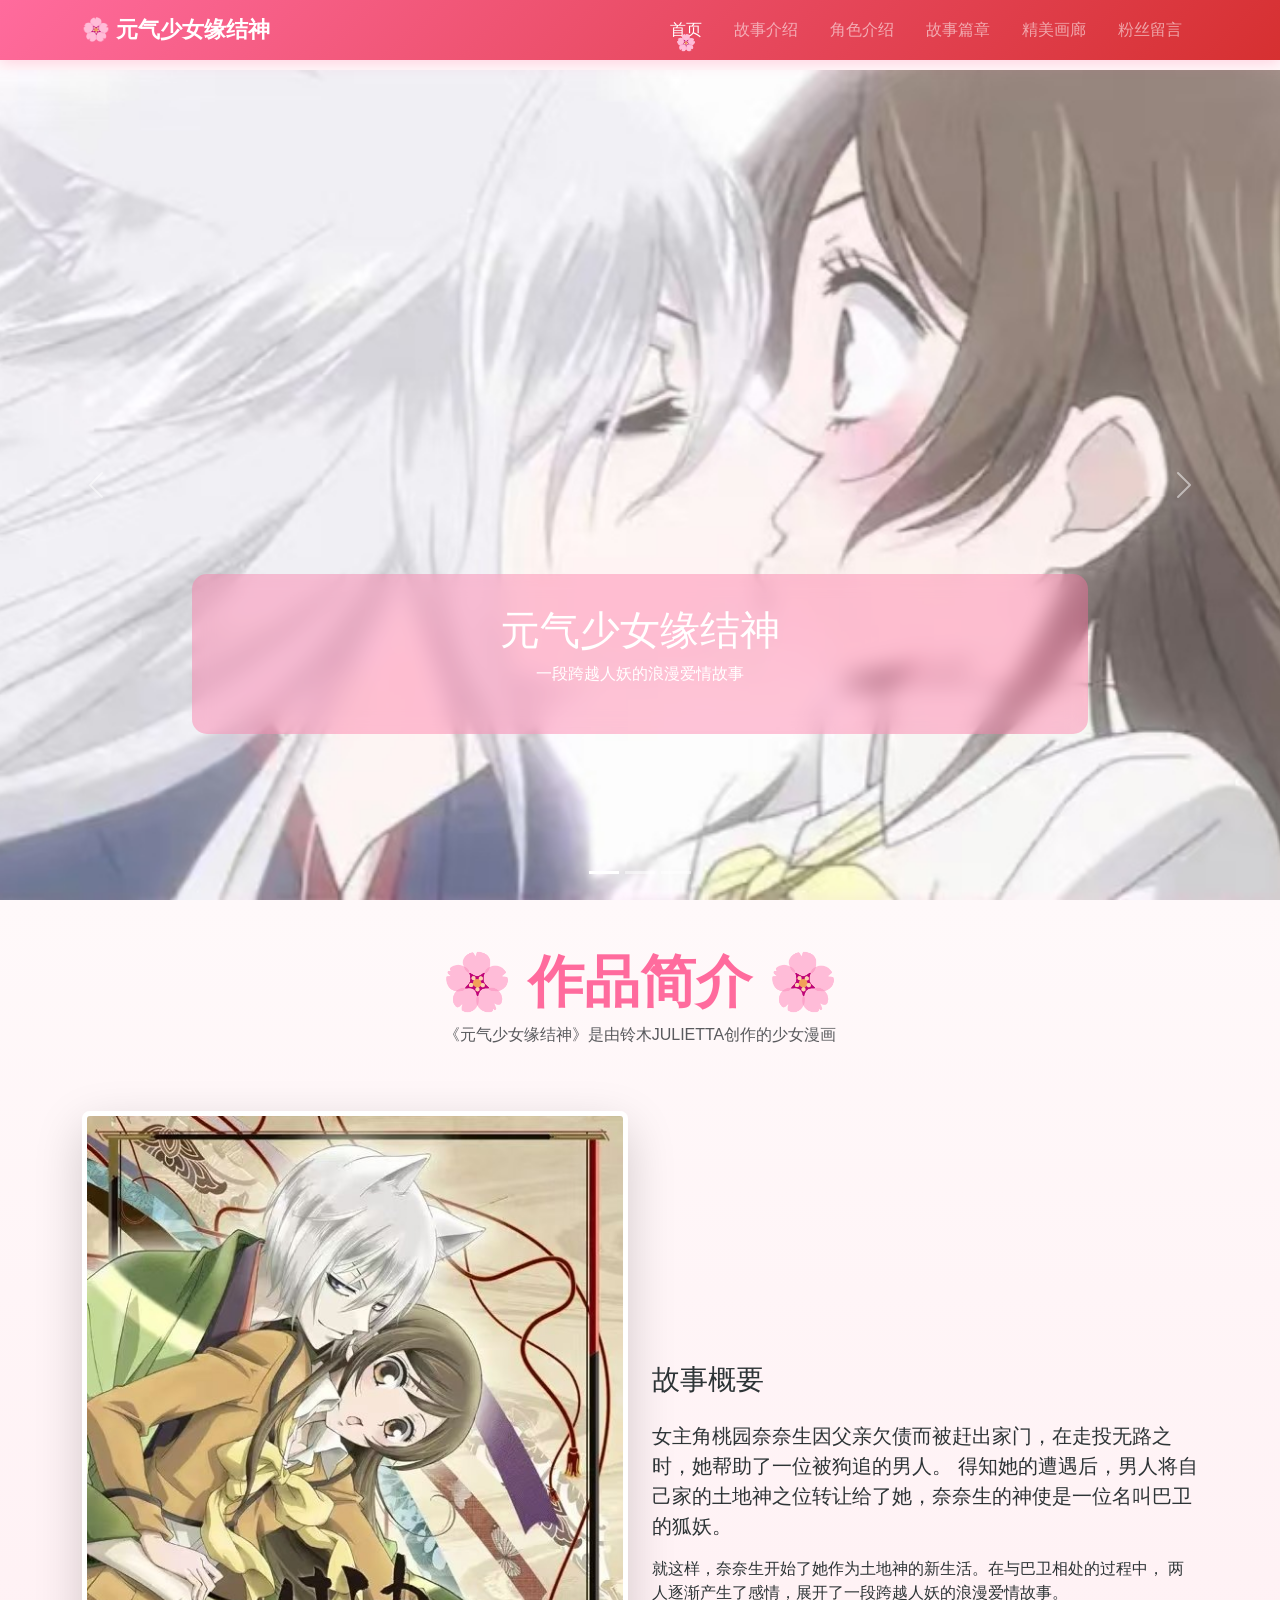
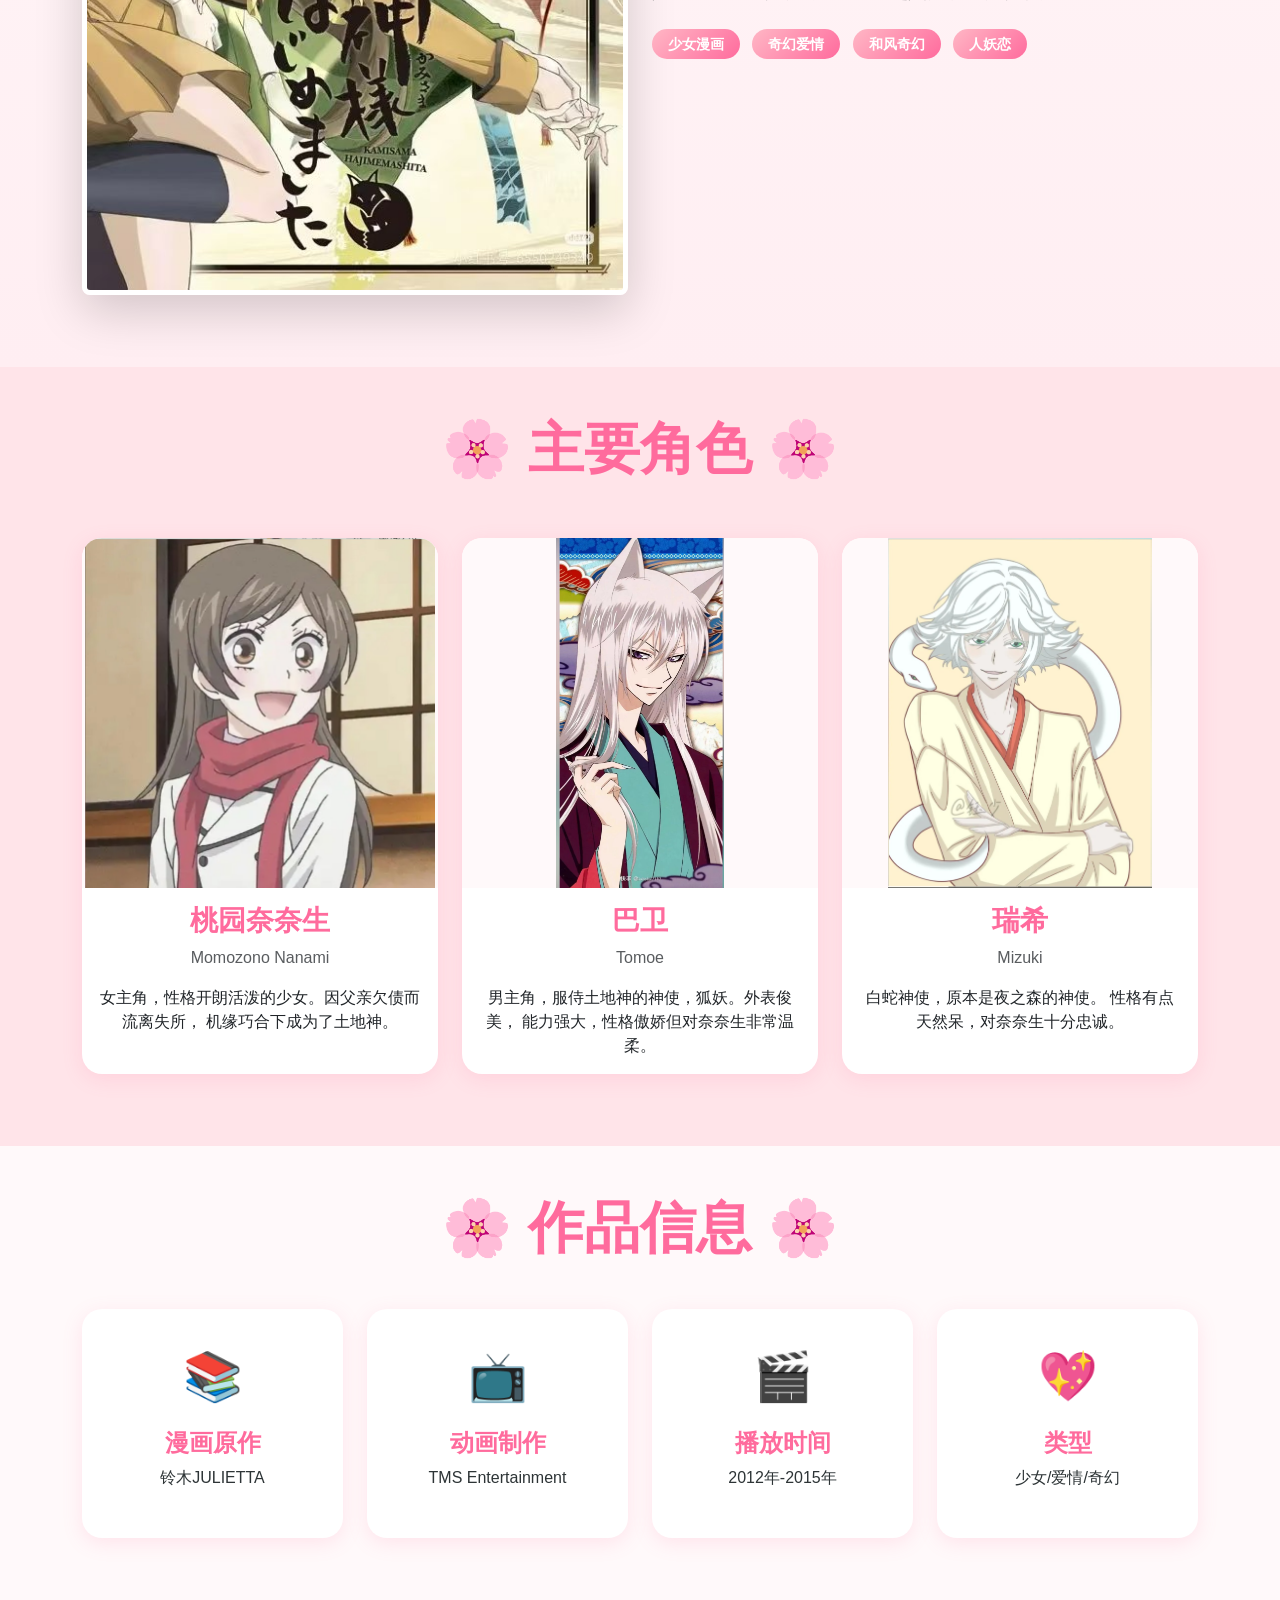
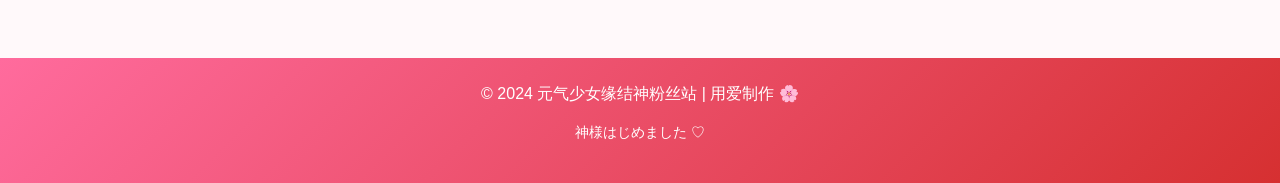
<file: index.html>
<!DOCTYPE html>
<html lang="zh-CN">
<head>
    <meta charset="UTF-8">
    <meta name="viewport" content="width=device-width, initial-scale=1.0">
    <title>元气少女缘结神 - 首页</title>
    <link href="css/bootstrap.min.css" rel="stylesheet">
    <link href="css/custom.css" rel="stylesheet">
</head>
<body>
    <nav class="navbar navbar-expand-lg navbar-dark fixed-top kamisama-nav">
        <div class="container">
            <a class="navbar-brand" href="index.html">🌸 元气少女缘结神</a>
            <button class="navbar-toggler" type="button" data-bs-toggle="collapse" data-bs-target="#navbarNav">
                <span class="navbar-toggler-icon"></span>
            </button>
            <div class="collapse navbar-collapse" id="navbarNav">
                <ul class="navbar-nav ms-auto">
                    <li class="nav-item"><a class="nav-link active" href="index.html">首页</a></li>
                    <li class="nav-item"><a class="nav-link" href="story.html">故事介绍</a></li>
                    <li class="nav-item"><a class="nav-link" href="characters.html">角色介绍</a></li>
                    <li class="nav-item"><a class="nav-link" href="arcs.html">故事篇章</a></li>
                    <li class="nav-item"><a class="nav-link" href="gallery.html">精美画廊</a></li>
                    <li class="nav-item"><a class="nav-link" href="guestbook.html">粉丝留言</a></li>
                </ul>
            </div>
        </div>
    </nav>

    <header class="hero-section">
        <div id="carouselExampleIndicators" class="carousel slide" data-bs-ride="carousel">
            <div class="carousel-indicators">
                <button type="button" data-bs-target="#carouselExampleIndicators" data-bs-slide-to="0" class="active" aria-current="true"></button>
                <button type="button" data-bs-target="#carouselExampleIndicators" data-bs-slide-to="1"></button>
                <button type="button" data-bs-target="#carouselExampleIndicators" data-bs-slide-to="2"></button>
            </div>
            <div class="carousel-inner">
                <div class="carousel-item active">
                    <img src="images/index/carousel1.jpg" class="d-block w-100" alt="神社樱花">
                    <div class="carousel-caption">
                        <h1 class="animate-fade-in">元气少女缘结神</h1>
                        <p>一段跨越人妖的浪漫爱情故事</p>
                    </div>
                </div>
                <div class="carousel-item">
                    <img src="images/index/carousel2.jpg" class="d-block w-100" alt="巴卫">
                    <div class="carousel-caption">
                        <h1 class="animate-fade-in">神与神使的羁绊</h1>
                        <p>守护与被守护，爱上与被爱上</p>
                    </div>
                </div>
                <div class="carousel-item">
                    <img src="images/index/carousel3.jpg" class="d-block w-100" alt="奈奈生">
                    <div class="carousel-caption">
                        <h1 class="animate-fade-in">元气少女的成神之路</h1>
                        <p>从平凡少女蜕变为土地神</p>
                    </div>
                </div>
            </div>
            <button class="carousel-control-prev" type="button" data-bs-target="#carouselExampleIndicators" data-bs-slide="prev">
                <span class="carousel-control-prev-icon" aria-hidden="true"></span>
            </button>
            <button class="carousel-control-next" type="button" data-bs-target="#carouselExampleIndicators" data-bs-slide="next">
                <span class="carousel-control-next-icon" aria-hidden="true"></span>
            </button>
        </div>
    </header>

    <section class="py-5 intro-section">
        <div class="container">
            <div class="row text-center mb-5">
                <div class="col">
                    <h2 class="display-4 sakura-title">🌸 作品简介 🌸</h2>
                    <p class="text-muted">《元气少女缘结神》是由铃木JULIETTA创作的少女漫画</p>
                </div>
            </div>
            
            <div class="row align-items-center">
                <div class="col-md-6 mb-4">
                    <div class="anime-poster">
                        <img src="images/index/story.jpg" class="img-fluid rounded-3 shadow-lg" alt="作品海报">
                    </div>
                </div>
                <div class="col-md-6">
                    <h3 class="mb-4">故事概要</h3>
                    <p class="lead">
                        女主角桃园奈奈生因父亲欠债而被赶出家门，在走投无路之时，她帮助了一位被狗追的男人。
                        得知她的遭遇后，男人将自己家的土地神之位转让给了她，奈奈生的神使是一位名叫巴卫的狐妖。
                    </p>
                    <p>
                        就这样，奈奈生开始了她作为土地神的新生活。在与巴卫相处的过程中，
                        两人逐渐产生了感情，展开了一段跨越人妖的浪漫爱情故事。
                    </p>
                    <div class="mt-4">
                        <span class="badge badge-sakura">少女漫画</span>
                        <span class="badge badge-sakura">奇幻爱情</span>
                        <span class="badge badge-sakura">和风奇幻</span>
                        <span class="badge badge-sakura">人妖恋</span>
                    </div>
                </div>
            </div>
        </div>
    </section>

    <section class="py-5 character-preview bg-sakura">
        <div class="container">
            <div class="row text-center mb-5">
                <div class="col">
                    <h2 class="display-4 sakura-title">🌸 主要角色 🌸</h2>
                </div>
            </div>
            
            <div class="row">
                <div class="col-md-4 mb-4">
                    <div class="card character-card h-100">
                    <img src="images/index/nanami.jpg" class="card-img-top" alt="桃园奈奈生">
                    <div class="card-body text-center">
                        <h3 class="card-title">桃园奈奈生</h3>
                        <p class="text-muted">Momozono Nanami</p>
                        <p class="card-text">
                            女主角，性格开朗活泼的少女。因父亲欠债而流离失所，
                            机缘巧合下成为了土地神。
                        </p>
                    </div>
                </div>
            </div>
            <div class="col-md-4 mb-4">
                <div class="card character-card h-100">
                    <img src="images/index/tomoe.jpg" class="card-img-top" alt="巴卫">
                    <div class="card-body text-center">
                        <h3 class="card-title">巴卫</h3>
                        <p class="text-muted">Tomoe</p>
                        <p class="card-text">
                            男主角，服侍土地神的神使，狐妖。外表俊美，
                            能力强大，性格傲娇但对奈奈生非常温柔。
                        </p>
                    </div>
                </div>
            </div>
            <div class="col-md-4 mb-4">
                <div class="card character-card h-100">
                    <img src="images/index/mizuki.png" class="card-img-top" alt="瑞希">
                    <div class="card-body text-center">
                        <h3 class="card-title">瑞希</h3>
                        <p class="text-muted">Mizuki</p>
                        <p class="card-text">
                            白蛇神使，原本是夜之森的神使。
                            性格有点天然呆，对奈奈生十分忠诚。
                        </p>
                    </div>
                </div>
            </div>
        </div>
    </section>

    <section class="py-5">
        <div class="container text-center">
            <h2 class="display-4 sakura-title mb-5">🌸 作品信息 🌸</h2>
            <div class="row">
                <div class="col-md-3 mb-4">
                    <div class="info-box">
                        <div class="info-icon">📚</div>
                        <h4>漫画原作</h4>
                        <p>铃木JULIETTA</p>
                    </div>
                </div>
                <div class="col-md-3 mb-4">
                    <div class="info-box">
                        <div class="info-icon">📺</div>
                        <h4>动画制作</h4>
                        <p>TMS Entertainment</p>
                    </div>
                </div>
                <div class="col-md-3 mb-4">
                    <div class="info-box">
                        <div class="info-icon">🎬</div>
                        <h4>播放时间</h4>
                        <p>2012年-2015年</p>
                    </div>
                </div>
                <div class="col-md-3 mb-4">
                    <div class="info-box">
                        <div class="info-icon">💖</div>
                        <h4>类型</h4>
                        <p>少女/爱情/奇幻</p>
                    </div>
                </div>
            </div>
        </div>
    </section>

    <footer class="kamisama-footer text-white py-4">
        <div class="container text-center">
            <p>&copy; 2024 元气少女缘结神粉丝站 | 用爱制作 🌸</p>
            <p class="small">神様はじめました ♡</p>
        </div>
    </footer>

    <script src="js/bootstrap.bundle.min.js"></script>
    <script src="js/custom.js"></script>
</body>
</html>
</file>
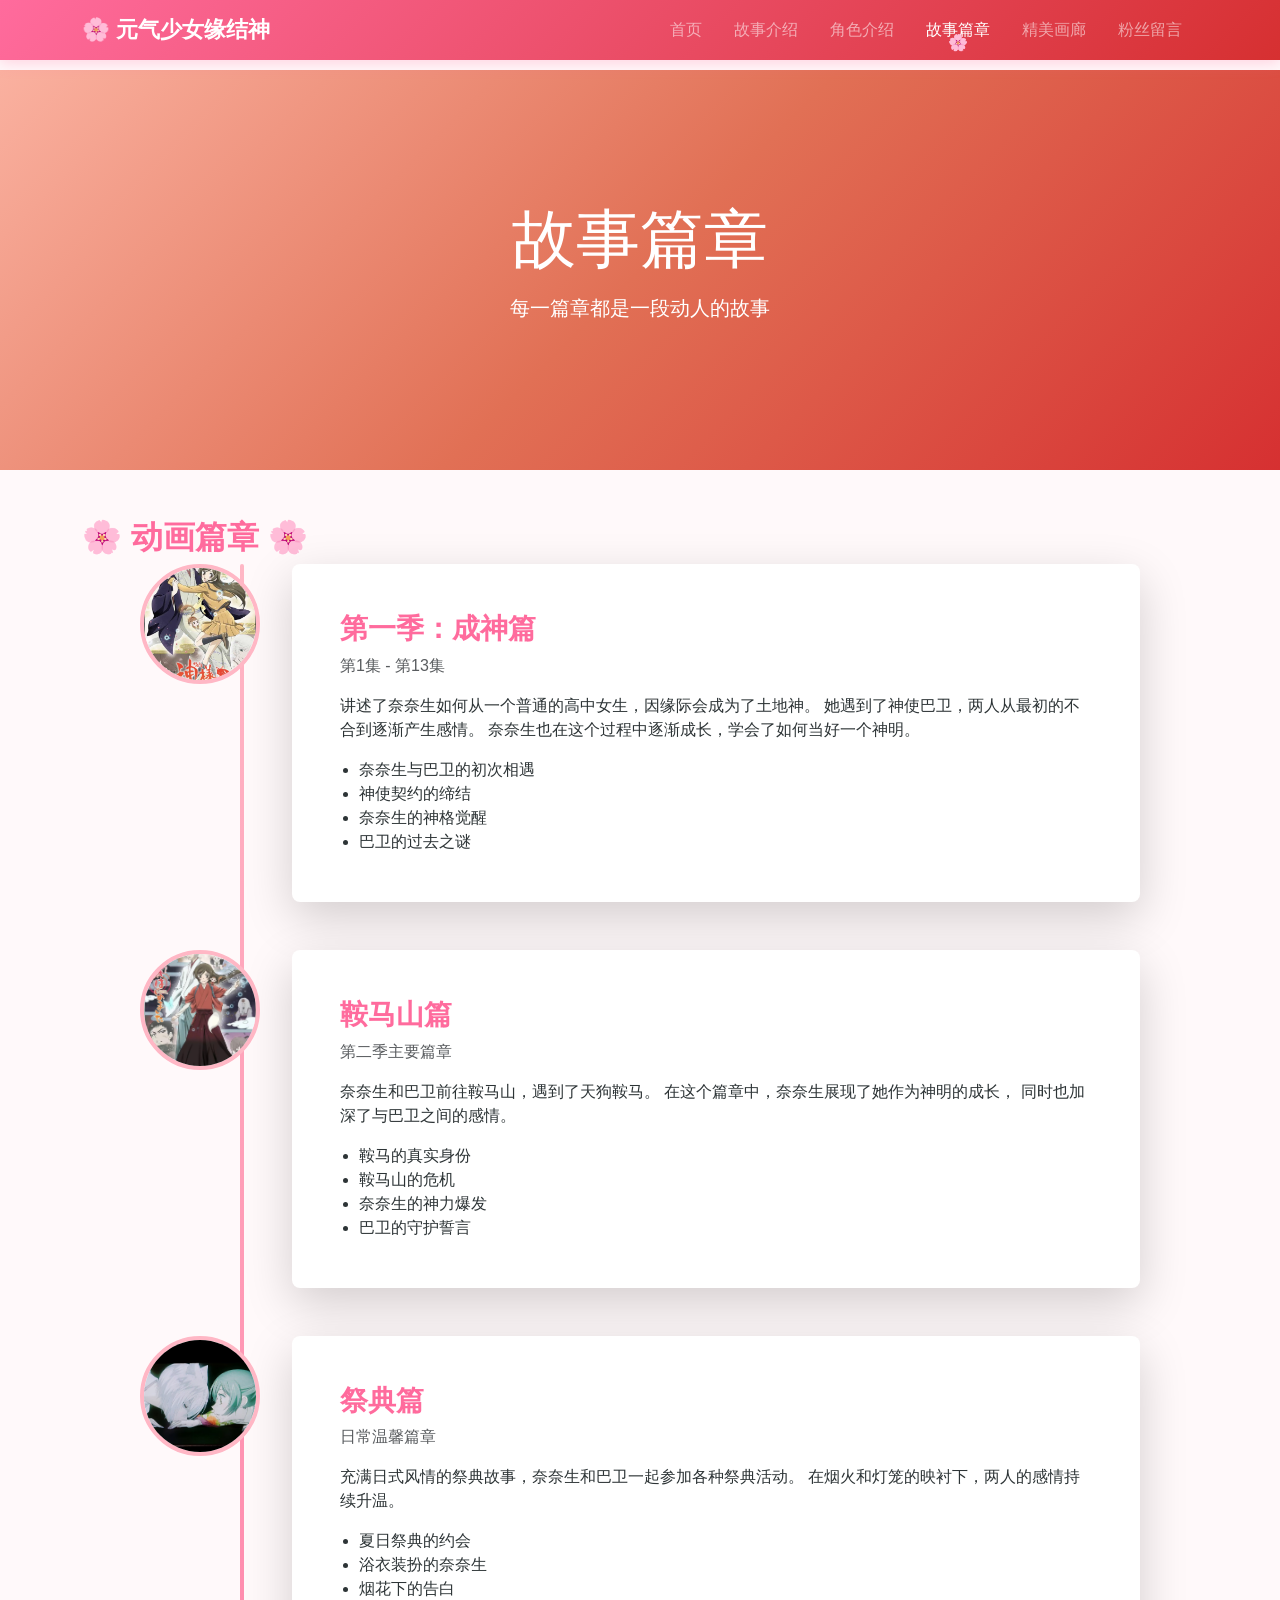
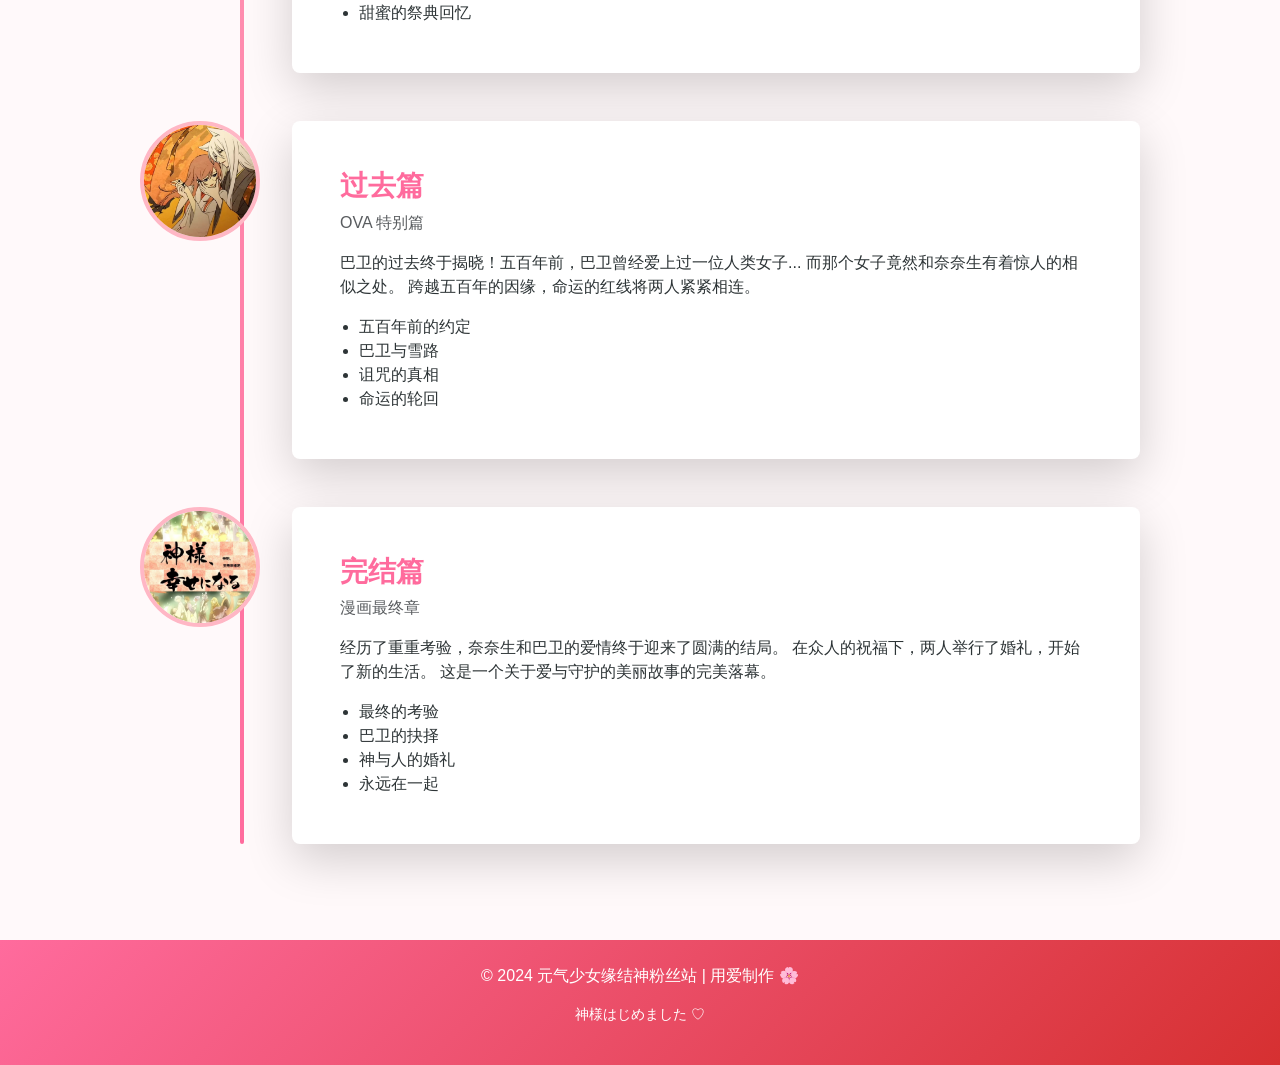
<file: arcs.html>
<!DOCTYPE html>
<html lang="zh-CN">
<head>
    <meta charset="UTF-8">
    <meta name="viewport" content="width=device-width, initial-scale=1.0">
    <title>元气少女缘结神 - 故事篇章</title>
    <link href="css/bootstrap.min.css" rel="stylesheet">
    <link href="css/custom.css" rel="stylesheet">
</head>
<body>
    <nav class="navbar navbar-expand-lg navbar-dark fixed-top kamisama-nav">
        <div class="container">
            <a class="navbar-brand" href="index.html">🌸 元气少女缘结神</a>
            <button class="navbar-toggler" type="button" data-bs-toggle="collapse" data-bs-target="#navbarNav">
                <span class="navbar-toggler-icon"></span>
            </button>
            <div class="collapse navbar-collapse" id="navbarNav">
                <ul class="navbar-nav ms-auto">
                    <li class="nav-item"><a class="nav-link" href="index.html">首页</a></li>
                    <li class="nav-item"><a class="nav-link" href="story.html">故事介绍</a></li>
                    <li class="nav-item"><a class="nav-link" href="characters.html">角色介绍</a></li>
                    <li class="nav-item"><a class="nav-link active" href="arcs.html">故事篇章</a></li>
                    <li class="nav-item"><a class="nav-link" href="gallery.html">精美画廊</a></li>
                    <li class="nav-item"><a class="nav-link" href="guestbook.html">粉丝留言</a></li>
                </ul>
            </div>
        </div>
    </nav>

    <header class="page-hero arcs-hero">
        <div class="container h-100">
            <div class="row h-100 align-items-center">
                <div class="col text-center text-white">
                    <h1 class="display-3 animate-fade-in">故事篇章</h1>
                    <p class="lead mt-3">每一篇章都是一段动人的故事</p>
                </div>
            </div>
        </div>
    </header>

    <section class="py-5">
        <div class="container">
            <h2 class="sakura-title text-center mb-6">🌸 动画篇章 🌸</h2>
            
            <div class="timeline">
                <div class="timeline-item">
                    <div class="timeline-img">
                        <img src="images/arcs/arc1.jpg" alt="成神篇">
                    </div>
                    <div class="timeline-content bg-white rounded-3 shadow-lg p-5">
                        <h3 class="text-pink">第一季：成神篇</h3>
                        <p class="text-muted">第1集 - 第13集</p>
                        <p>
                            讲述了奈奈生如何从一个普通的高中女生，因缘际会成为了土地神。
                            她遇到了神使巴卫，两人从最初的不合到逐渐产生感情。
                            奈奈生也在这个过程中逐渐成长，学会了如何当好一个神明。
                        </p>
                        <ul>
                            <li>奈奈生与巴卫的初次相遇</li>
                            <li>神使契约的缔结</li>
                            <li>奈奈生的神格觉醒</li>
                            <li>巴卫的过去之谜</li>
                        </ul>
                    </div>
                </div>

                <div class="timeline-item">
                    <div class="timeline-img">
                        <img src="images/arcs/arc2.jpg" alt="鞍马篇">
                    </div>
                    <div class="timeline-content bg-white rounded-3 shadow-lg p-5">
                        <h3 class="text-pink">鞍马山篇</h3>
                        <p class="text-muted">第二季主要篇章</p>
                        <p>
                            奈奈生和巴卫前往鞍马山，遇到了天狗鞍马。
                            在这个篇章中，奈奈生展现了她作为神明的成长，
                            同时也加深了与巴卫之间的感情。
                        </p>
                        <ul>
                            <li>鞍马的真实身份</li>
                            <li>鞍马山的危机</li>
                            <li>奈奈生的神力爆发</li>
                            <li>巴卫的守护誓言</li>
                        </ul>
                    </div>
                </div>

                <div class="timeline-item">
                    <div class="timeline-img">
                        <img src="images/arcs/arc3.jpg" alt="祭典篇">
                    </div>
                    <div class="timeline-content bg-white rounded-3 shadow-lg p-5">
                        <h3 class="text-pink">祭典篇</h3>
                        <p class="text-muted">日常温馨篇章</p>
                        <p>
                            充满日式风情的祭典故事，奈奈生和巴卫一起参加各种祭典活动。
                            在烟火和灯笼的映衬下，两人的感情持续升温。
                        </p>
                        <ul>
                            <li>夏日祭典的约会</li>
                            <li>浴衣装扮的奈奈生</li>
                            <li>烟花下的告白</li>
                            <li>甜蜜的祭典回忆</li>
                        </ul>
                    </div>
                </div>

                <div class="timeline-item">
                    <div class="timeline-img">
                        <img src="images/arcs/arc4.jpg" alt="过去篇">
                    </div>
                    <div class="timeline-content bg-white rounded-3 shadow-lg p-5">
                        <h3 class="text-pink">过去篇</h3>
                        <p class="text-muted">OVA 特别篇</p>
                        <p>
                            巴卫的过去终于揭晓！五百年前，巴卫曾经爱上过一位人类女子...
                            而那个女子竟然和奈奈生有着惊人的相似之处。
                            跨越五百年的因缘，命运的红线将两人紧紧相连。
                        </p>
                        <ul>
                            <li>五百年前的约定</li>
                            <li>巴卫与雪路</li>
                            <li>诅咒的真相</li>
                            <li>命运的轮回</li>
                        </ul>
                    </div>
                </div>

                <div class="timeline-item">
                    <div class="timeline-img">
                        <img src="images/arcs/arc5.jpg" alt="完结篇">
                    </div>
                    <div class="timeline-content bg-white rounded-3 shadow-lg p-5">
                        <h3 class="text-pink">完结篇</h3>
                        <p class="text-muted">漫画最终章</p>
                        <p>
                            经历了重重考验，奈奈生和巴卫的爱情终于迎来了圆满的结局。
                            在众人的祝福下，两人举行了婚礼，开始了新的生活。
                            这是一个关于爱与守护的美丽故事的完美落幕。
                        </p>
                        <ul>
                            <li>最终的考验</li>
                            <li>巴卫的抉择</li>
                            <li>神与人的婚礼</li>
                            <li>永远在一起</li>
                        </ul>
                    </div>
                </div>
            </div>
        </div>
    </section>

    <footer class="kamisama-footer text-white py-4">
        <div class="container text-center">
            <p>&copy; 2024 元气少女缘结神粉丝站 | 用爱制作 🌸</p>
            <p class="small">神様はじめました ♡</p>
        </div>
    </footer>

    <script src="js/bootstrap.bundle.min.js"></script>
    <script src="js/custom.js"></script>
</body>
</html>
</file>
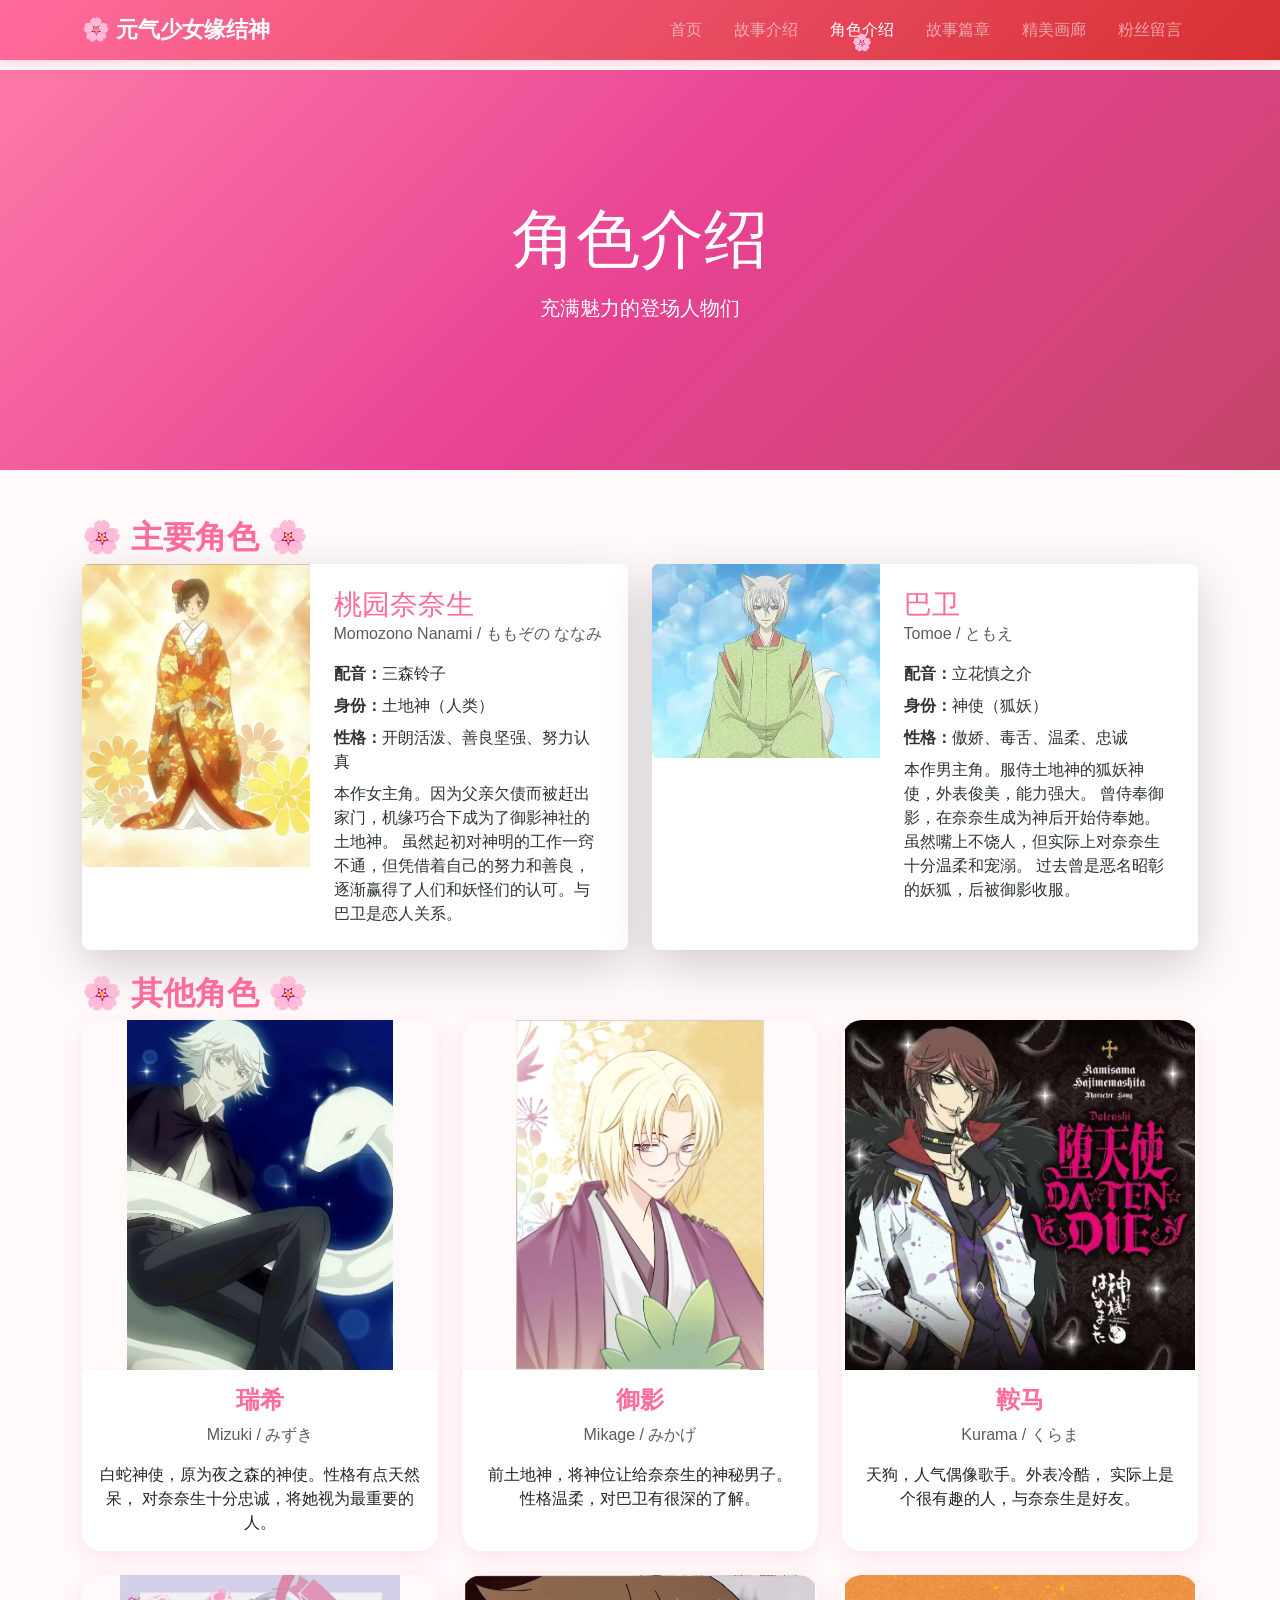
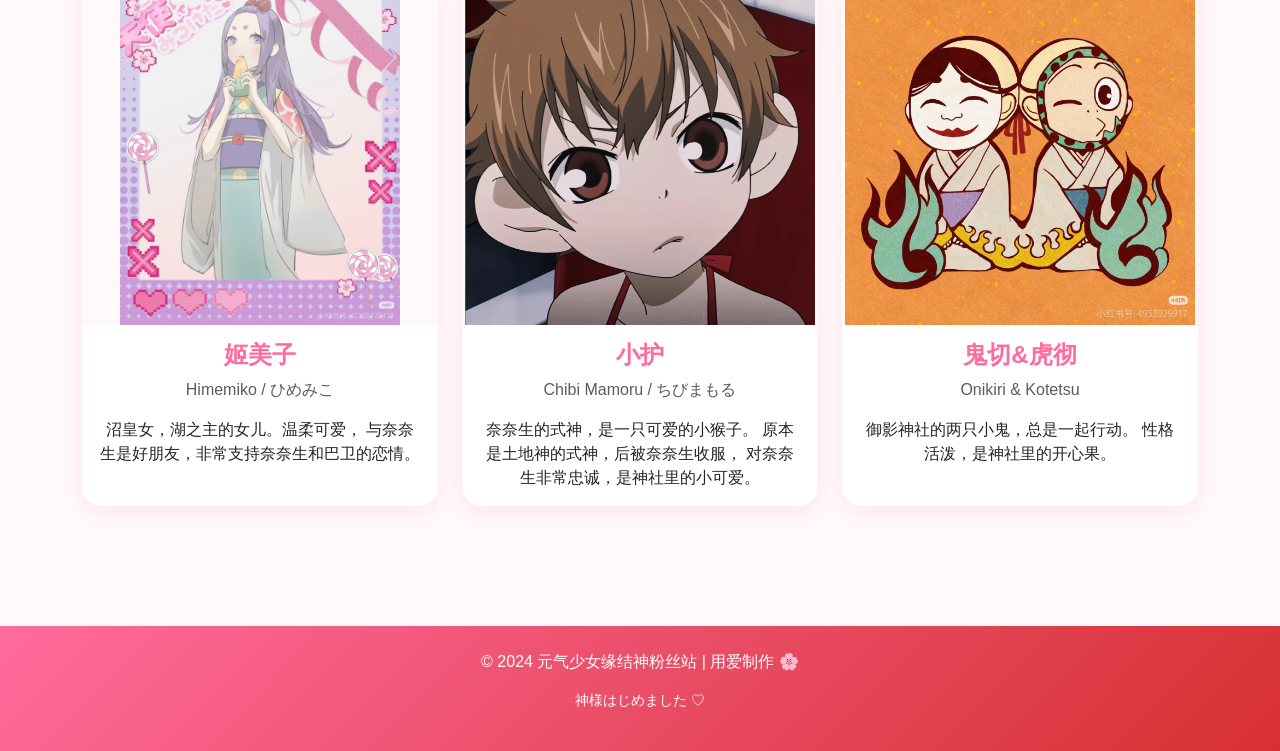
<file: characters.html>
<!DOCTYPE html>
<html lang="zh-CN">
<head>
    <meta charset="UTF-8">
    <meta name="viewport" content="width=device-width, initial-scale=1.0">
    <title>元气少女缘结神 - 角色介绍</title>
    <link href="css/bootstrap.min.css" rel="stylesheet">
    <link href="css/custom.css" rel="stylesheet">
</head>
<body>
    <nav class="navbar navbar-expand-lg navbar-dark fixed-top kamisama-nav">
        <div class="container">
            <a class="navbar-brand" href="index.html">🌸 元气少女缘结神</a>
            <button class="navbar-toggler" type="button" data-bs-toggle="collapse" data-bs-target="#navbarNav">
                <span class="navbar-toggler-icon"></span>
            </button>
            <div class="collapse navbar-collapse" id="navbarNav">
                <ul class="navbar-nav ms-auto">
                    <li class="nav-item"><a class="nav-link" href="index.html">首页</a></li>
                    <li class="nav-item"><a class="nav-link" href="story.html">故事介绍</a></li>
                    <li class="nav-item"><a class="nav-link active" href="characters.html">角色介绍</a></li>
                    <li class="nav-item"><a class="nav-link" href="arcs.html">故事篇章</a></li>
                    <li class="nav-item"><a class="nav-link" href="gallery.html">精美画廊</a></li>
                    <li class="nav-item"><a class="nav-link" href="guestbook.html">粉丝留言</a></li>
                </ul>
            </div>
        </div>
    </nav>

    <header class="page-hero characters-hero">
        <div class="container h-100">
            <div class="row h-100 align-items-center">
                <div class="col text-center text-white">
                    <h1 class="display-3 animate-fade-in">角色介绍</h1>
                    <p class="lead mt-3">充满魅力的登场人物们</p>
                </div>
            </div>
        </div>
    </header>

    <section class="py-5">
        <div class="container">
            <h2 class="sakura-title text-center mb-6">🌸 主要角色 🌸</h2>
            
            <div class="row mb-6">
                <div class="col-lg-6 mb-4">
                    <div class="char-detail-card bg-white rounded-3 shadow-lg h-100">
                        <div class="row g-0 h-100">
                            <div class="col-md-5">
                                <img src="images/characters/nanami.jpg" class="img-fluid rounded-start h-100" alt="桃园奈奈生" style="object-fit: cover;">
                            </div>
                            <div class="col-md-7">
                                <div class="card-body p-4">
                                    <h3 class="card-title text-pink">桃园奈奈生</h3>
                                    <p class="text-muted">Momozono Nanami / ももぞの ななみ</p>
                                    <p class="card-text mb-2"><strong>配音：</strong>三森铃子</p>
                                    <p class="card-text mb-2"><strong>身份：</strong>土地神（人类）</p>
                                    <p class="card-text mb-2"><strong>性格：</strong>开朗活泼、善良坚强、努力认真</p>
                                    <p class="card-text">
                                        本作女主角。因为父亲欠债而被赶出家门，机缘巧合下成为了御影神社的土地神。
                                        虽然起初对神明的工作一窍不通，但凭借着自己的努力和善良，
                                        逐渐赢得了人们和妖怪们的认可。与巴卫是恋人关系。
                                    </p>
                                </div>
                            </div>
                        </div>
                    </div>
                </div>

                <div class="col-lg-6 mb-4">
                    <div class="char-detail-card bg-white rounded-3 shadow-lg h-100">
                        <div class="row g-0 h-100">
                            <div class="col-md-5">
                                <img src="images/characters/tomoe.jpg" class="img-fluid rounded-start h-100" alt="巴卫" style="object-fit: cover;">
                            </div>
                            <div class="col-md-7">
                                <div class="card-body p-4">
                                    <h3 class="card-title text-pink">巴卫</h3>
                                    <p class="text-muted">Tomoe / ともえ</p>
                                    <p class="card-text mb-2"><strong>配音：</strong>立花慎之介</p>
                                    <p class="card-text mb-2"><strong>身份：</strong>神使（狐妖）</p>
                                    <p class="card-text mb-2"><strong>性格：</strong>傲娇、毒舌、温柔、忠诚</p>
                                    <p class="card-text">
                                        本作男主角。服侍土地神的狐妖神使，外表俊美，能力强大。
                                        曾侍奉御影，在奈奈生成为神后开始侍奉她。
                                        虽然嘴上不饶人，但实际上对奈奈生十分温柔和宠溺。
                                        过去曾是恶名昭彰的妖狐，后被御影收服。
                                    </p>
                                </div>
                            </div>
                        </div>
                    </div>
                </div>
            </div>

            <h2 class="sakura-title text-center mb-6">🌸 其他角色 🌸</h2>

            <div class="row">
                <div class="col-md-4 mb-4">
                    <div class="card character-card h-100">
                        <img src="images/characters/mizuki.jpg" class="card-img-top" alt="瑞希">
                        <div class="card-body text-center">
                            <h4 class="card-title">瑞希</h4>
                            <p class="text-muted">Mizuki / みずき</p>
                            <p class="card-text">
                                白蛇神使，原为夜之森的神使。性格有点天然呆，
                                对奈奈生十分忠诚，将她视为最重要的人。
                            </p>
                        </div>
                    </div>
                </div>

                <div class="col-md-4 mb-4">
                    <div class="card character-card h-100">
                        <img src="images/characters/mikage.jpg" class="card-img-top" alt="御影">
                        <div class="card-body text-center">
                            <h4 class="card-title">御影</h4>
                            <p class="text-muted">Mikage / みかげ</p>
                            <p class="card-text">
                                前土地神，将神位让给奈奈生的神秘男子。
                                性格温柔，对巴卫有很深的了解。
                            </p>
                        </div>
                    </div>
                </div>

                <div class="col-md-4 mb-4">
                    <div class="card character-card h-100">
                        <img src="images/characters/kurama.jpg" class="card-img-top" alt="鞍马">
                        <div class="card-body text-center">
                            <h4 class="card-title">鞍马</h4>
                            <p class="text-muted">Kurama / くらま</p>
                            <p class="card-text">
                                天狗，人气偶像歌手。外表冷酷，
                                实际上是个很有趣的人，与奈奈生是好友。
                            </p>
                        </div>
                    </div>
                </div>

                <div class="col-md-4 mb-4">
                    <div class="card character-card h-100">
                        <img src="images/characters/himemiko.jpg" class="card-img-top" alt="姬美子">
                        <div class="card-body text-center">
                            <h4 class="card-title">姬美子</h4>
                            <p class="text-muted">Himemiko / ひめみこ</p>
                            <p class="card-text">
                                沼皇女，湖之主的女儿。温柔可爱，
                                与奈奈生是好朋友，非常支持奈奈生和巴卫的恋情。
                            </p>
                        </div>
                    </div>
                </div>

                <div class="col-md-4 mb-4">
                    <div class="card character-card h-100">
                        <img src="images/characters/mamoru.jpg" class="card-img-top" alt="小护">
                        <div class="card-body text-center">
                            <h4 class="card-title">小护</h4>
                            <p class="text-muted">Chibi Mamoru / ちびまもる</p>
                            <p class="card-text">
                                奈奈生的式神，是一只可爱的小猴子。
                                原本是土地神的式神，后被奈奈生收服，
                                对奈奈生非常忠诚，是神社里的小可爱。
                            </p>
                        </div>
                    </div>
                </div>

                <div class="col-md-4 mb-4">
                    <div class="card character-card h-100">
                        <img src="images/characters/onikiri.jpg" class="card-img-top" alt="鬼切">
                        <div class="card-body text-center">
                            <h4 class="card-title">鬼切&虎彻</h4>
                            <p class="text-muted">Onikiri & Kotetsu</p>
                            <p class="card-text">
                                御影神社的两只小鬼，总是一起行动。
                                性格活泼，是神社里的开心果。
                            </p>
                        </div>
                    </div>
                </div>
            </div>
        </div>
    </section>

    <footer class="kamisama-footer text-white py-4">
        <div class="container text-center">
            <p>&copy; 2024 元气少女缘结神粉丝站 | 用爱制作 🌸</p>
            <p class="small">神様はじめました ♡</p>
        </div>
    </footer>

    <script src="js/bootstrap.bundle.min.js"></script>
    <script src="js/custom.js"></script>
</body>
</html>
</file>
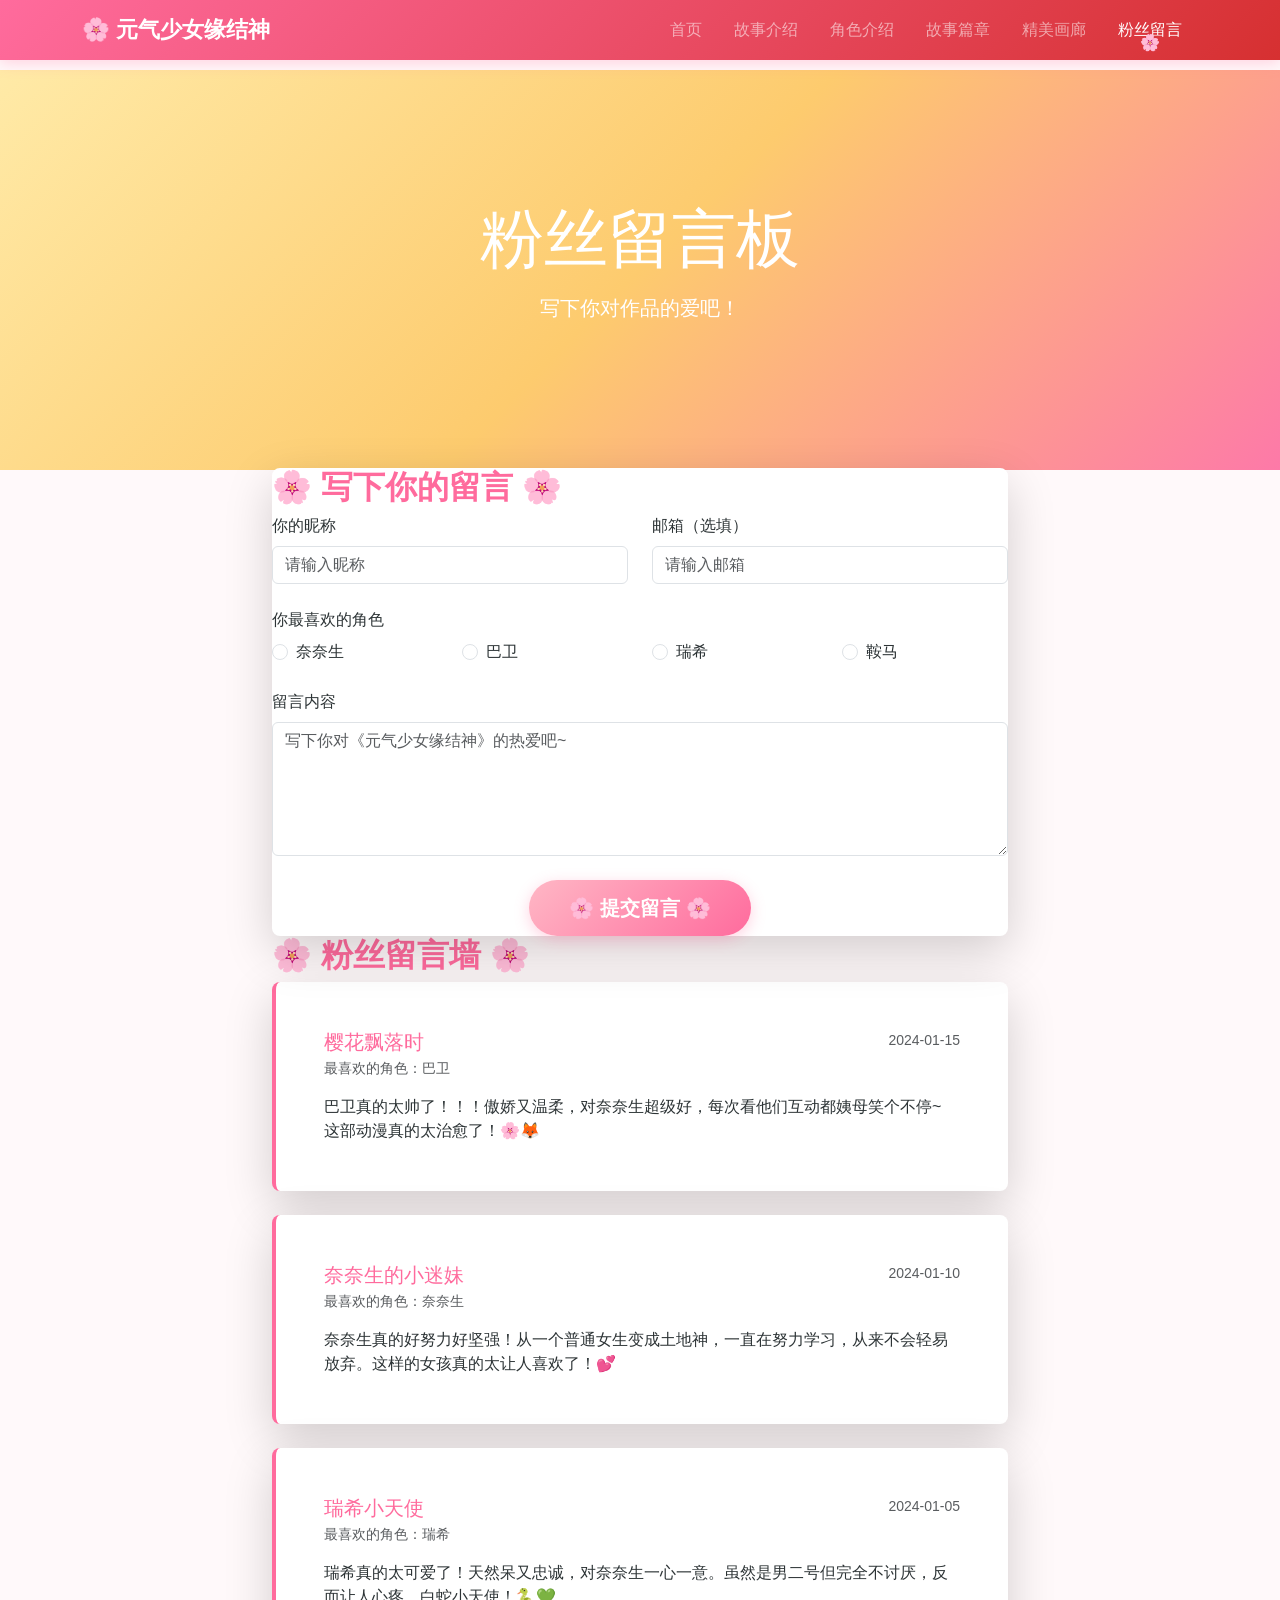
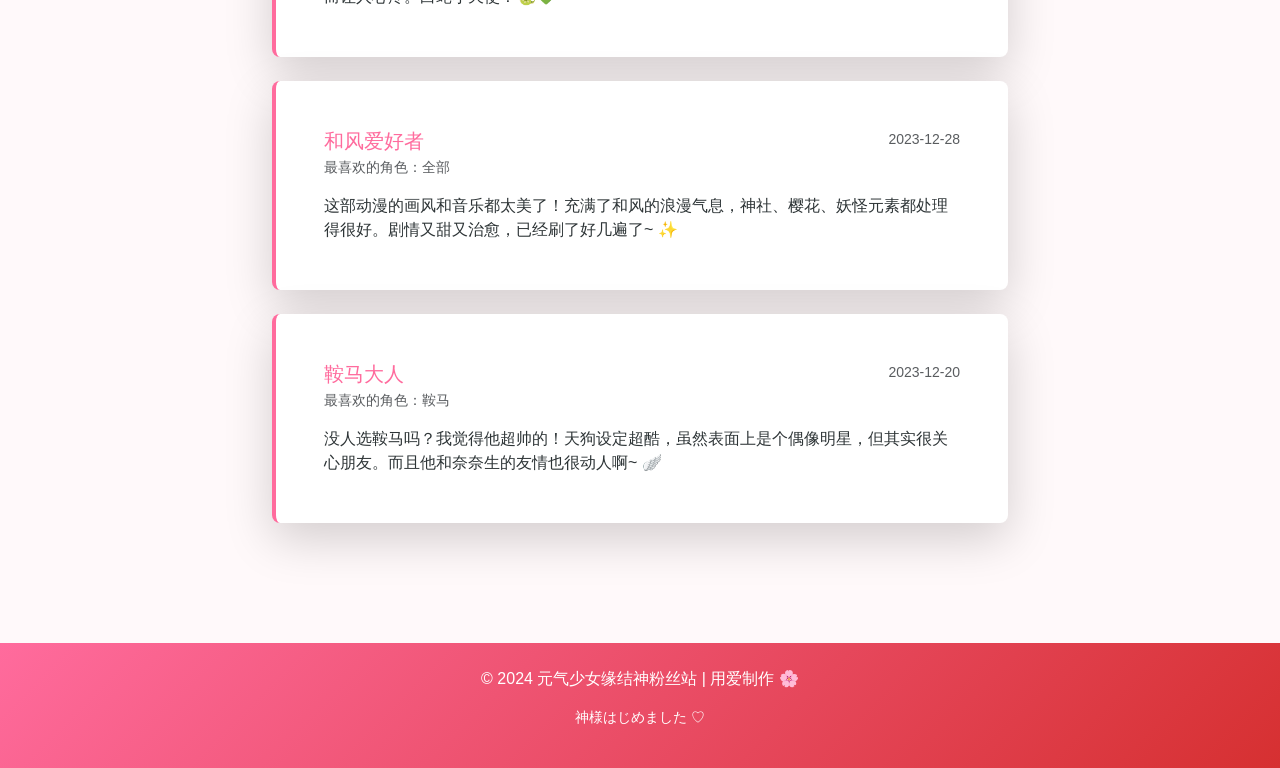
<file: guestbook.html>
<!DOCTYPE html>
<html lang="zh-CN">
<head>
    <meta charset="UTF-8">
    <meta name="viewport" content="width=device-width, initial-scale=1.0">
    <title>元气少女缘结神 - 粉丝留言</title>
    <link href="css/bootstrap.min.css" rel="stylesheet">
    <link href="css/custom.css" rel="stylesheet">
</head>
<body>
    <nav class="navbar navbar-expand-lg navbar-dark fixed-top kamisama-nav">
        <div class="container">
            <a class="navbar-brand" href="index.html">🌸 元气少女缘结神</a>
            <button class="navbar-toggler" type="button" data-bs-toggle="collapse" data-bs-target="#navbarNav">
                <span class="navbar-toggler-icon"></span>
            </button>
            <div class="collapse navbar-collapse" id="navbarNav">
                <ul class="navbar-nav ms-auto">
                    <li class="nav-item"><a class="nav-link" href="index.html">首页</a></li>
                    <li class="nav-item"><a class="nav-link" href="story.html">故事介绍</a></li>
                    <li class="nav-item"><a class="nav-link" href="characters.html">角色介绍</a></li>
                    <li class="nav-item"><a class="nav-link" href="arcs.html">故事篇章</a></li>
                    <li class="nav-item"><a class="nav-link" href="gallery.html">精美画廊</a></li>
                    <li class="nav-item"><a class="nav-link active" href="guestbook.html">粉丝留言</a></li>
                </ul>
            </div>
        </div>
    </nav>

    <header class="page-hero guestbook-hero">
        <div class="container h-100">
            <div class="row h-100 align-items-center">
                <div class="col text-center text-white">
                    <h1 class="display-3 animate-fade-in">粉丝留言板</h1>
                    <p class="lead mt-3">写下你对作品的爱吧！</p>
                </div>
            </div>
        </div>
    </header>

    <section class="py-5">
        <div class="container">
            <div class="row">
                <div class="col-lg-8 mx-auto">
                    <div class="guestbook-form bg-white rounded-3 shadow-lg p-6 mb-8">
                        <h2 class="sakura-title text-center mb-6">🌸 写下你的留言 🌸</h2>
                        
                        <form id="guestbookForm" novalidate>
                            <div class="row mb-4">
                                <div class="col-md-6 mb-3 mb-md-0">
                                    <label for="guestName" class="form-label">你的昵称</label>
                                    <input type="text" class="form-control" id="guestName" placeholder="请输入昵称" required>
                                    <div class="invalid-feedback">请输入你的昵称</div>
                                </div>
                                <div class="col-md-6">
                                    <label for="guestEmail" class="form-label">邮箱（选填）</label>
                                    <input type="email" class="form-control" id="guestEmail" placeholder="请输入邮箱">
                                </div>
                            </div>
                            
                            <div class="mb-4">
                                <label class="form-label">你最喜欢的角色</label>
                                <div class="row">
                                    <div class="col-6 col-md-3">
                                        <div class="form-check">
                                            <input class="form-check-input" type="radio" name="favoriteChar" id="charNanami" value="奈奈生">
                                            <label class="form-check-label" for="charNanami">奈奈生</label>
                                        </div>
                                    </div>
                                    <div class="col-6 col-md-3">
                                        <div class="form-check">
                                            <input class="form-check-input" type="radio" name="favoriteChar" id="charTomoe" value="巴卫">
                                            <label class="form-check-label" for="charTomoe">巴卫</label>
                                        </div>
                                    </div>
                                    <div class="col-6 col-md-3">
                                        <div class="form-check">
                                            <input class="form-check-input" type="radio" name="favoriteChar" id="charMizuki" value="瑞希">
                                            <label class="form-check-label" for="charMizuki">瑞希</label>
                                        </div>
                                    </div>
                                    <div class="col-6 col-md-3">
                                        <div class="form-check">
                                            <input class="form-check-input" type="radio" name="favoriteChar" id="charKurama" value="鞍马">
                                            <label class="form-check-label" for="charKurama">鞍马</label>
                                        </div>
                                    </div>
                                </div>
                            </div>
                            
                            <div class="mb-4">
                                <label for="guestMessage" class="form-label">留言内容</label>
                                <textarea class="form-control" id="guestMessage" rows="5" placeholder="写下你对《元气少女缘结神》的热爱吧~" required></textarea>
                                <div class="invalid-feedback">请输入留言内容</div>
                            </div>
                            
                            <div class="text-center">
                                <button type="submit" class="btn btn-sakura btn-lg">🌸 提交留言 🌸</button>
                            </div>
                        </form>

                        <div id="successAlert" class="alert alert-success mt-4 d-none">
                            <strong>✨ 留言成功！</strong> 感谢你对《元气少女缘结神》的热爱！
                        </div>
                    </div>

                    <h2 class="sakura-title text-center mb-6">🌸 粉丝留言墙 🌸</h2>
                    
                    <div id="messagesList">
                        <div class="message-card bg-white rounded-3 shadow-lg p-5 mb-4">
                            <div class="d-flex justify-content-between align-items-start mb-3">
                                <div>
                                    <h5 class="mb-1 text-pink">樱花飘落时</h5>
                                    <p class="text-muted small mb-0">最喜欢的角色：巴卫</p>
                                </div>
                                <span class="text-muted small">2024-01-15</span>
                            </div>
                            <p class="mb-0">巴卫真的太帅了！！！傲娇又温柔，对奈奈生超级好，每次看他们互动都姨母笑个不停~ 这部动漫真的太治愈了！🌸🦊</p>
                        </div>

                        <div class="message-card bg-white rounded-3 shadow-lg p-5 mb-4">
                            <div class="d-flex justify-content-between align-items-start mb-3">
                                <div>
                                    <h5 class="mb-1 text-pink">奈奈生的小迷妹</h5>
                                    <p class="text-muted small mb-0">最喜欢的角色：奈奈生</p>
                                </div>
                                <span class="text-muted small">2024-01-10</span>
                            </div>
                            <p class="mb-0">奈奈生真的好努力好坚强！从一个普通女生变成土地神，一直在努力学习，从来不会轻易放弃。这样的女孩真的太让人喜欢了！💕</p>
                        </div>

                        <div class="message-card bg-white rounded-3 shadow-lg p-5 mb-4">
                            <div class="d-flex justify-content-between align-items-start mb-3">
                                <div>
                                    <h5 class="mb-1 text-pink">瑞希小天使</h5>
                                    <p class="text-muted small mb-0">最喜欢的角色：瑞希</p>
                                </div>
                                <span class="text-muted small">2024-01-05</span>
                            </div>
                            <p class="mb-0">瑞希真的太可爱了！天然呆又忠诚，对奈奈生一心一意。虽然是男二号但完全不讨厌，反而让人心疼。白蛇小天使！🐍💚</p>
                        </div>

                        <div class="message-card bg-white rounded-3 shadow-lg p-5 mb-4">
                            <div class="d-flex justify-content-between align-items-start mb-3">
                                <div>
                                    <h5 class="mb-1 text-pink">和风爱好者</h5>
                                    <p class="text-muted small mb-0">最喜欢的角色：全部</p>
                                </div>
                                <span class="text-muted small">2023-12-28</span>
                            </div>
                            <p class="mb-0">这部动漫的画风和音乐都太美了！充满了和风的浪漫气息，神社、樱花、妖怪元素都处理得很好。剧情又甜又治愈，已经刷了好几遍了~ ✨</p>
                        </div>

                        <div class="message-card bg-white rounded-3 shadow-lg p-5 mb-4">
                            <div class="d-flex justify-content-between align-items-start mb-3">
                                <div>
                                    <h5 class="mb-1 text-pink">鞍马大人</h5>
                                    <p class="text-muted small mb-0">最喜欢的角色：鞍马</p>
                                </div>
                                <span class="text-muted small">2023-12-20</span>
                            </div>
                            <p class="mb-0">没人选鞍马吗？我觉得他超帅的！天狗设定超酷，虽然表面上是个偶像明星，但其实很关心朋友。而且他和奈奈生的友情也很动人啊~ 🪽</p>
                        </div>
                    </div>
                </div>
            </div>
        </div>
    </section>

    <footer class="kamisama-footer text-white py-4">
        <div class="container text-center">
            <p>&copy; 2024 元气少女缘结神粉丝站 | 用爱制作 🌸</p>
            <p class="small">神様はじめました ♡</p>
        </div>
    </footer>

    <script src="js/bootstrap.bundle.min.js"></script>
    <script src="js/custom.js"></script>
</body>
</html>
</file>
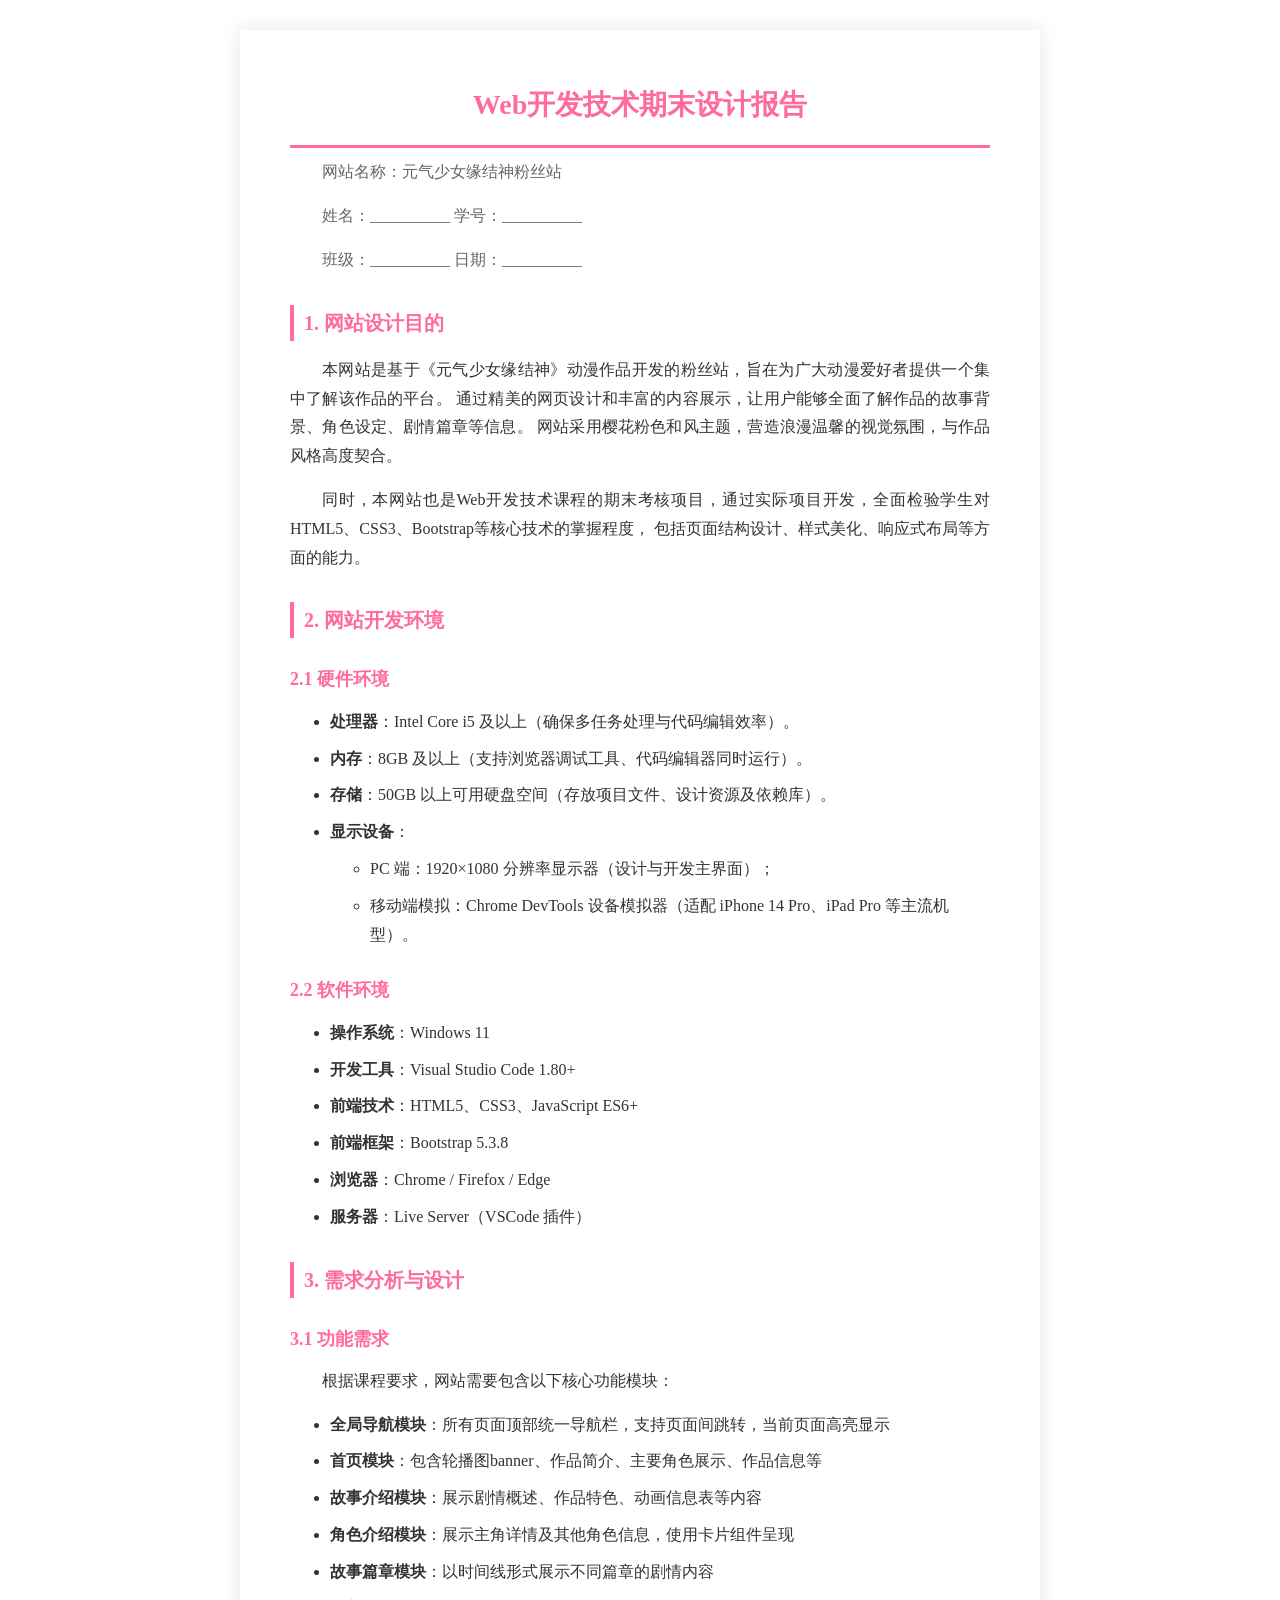
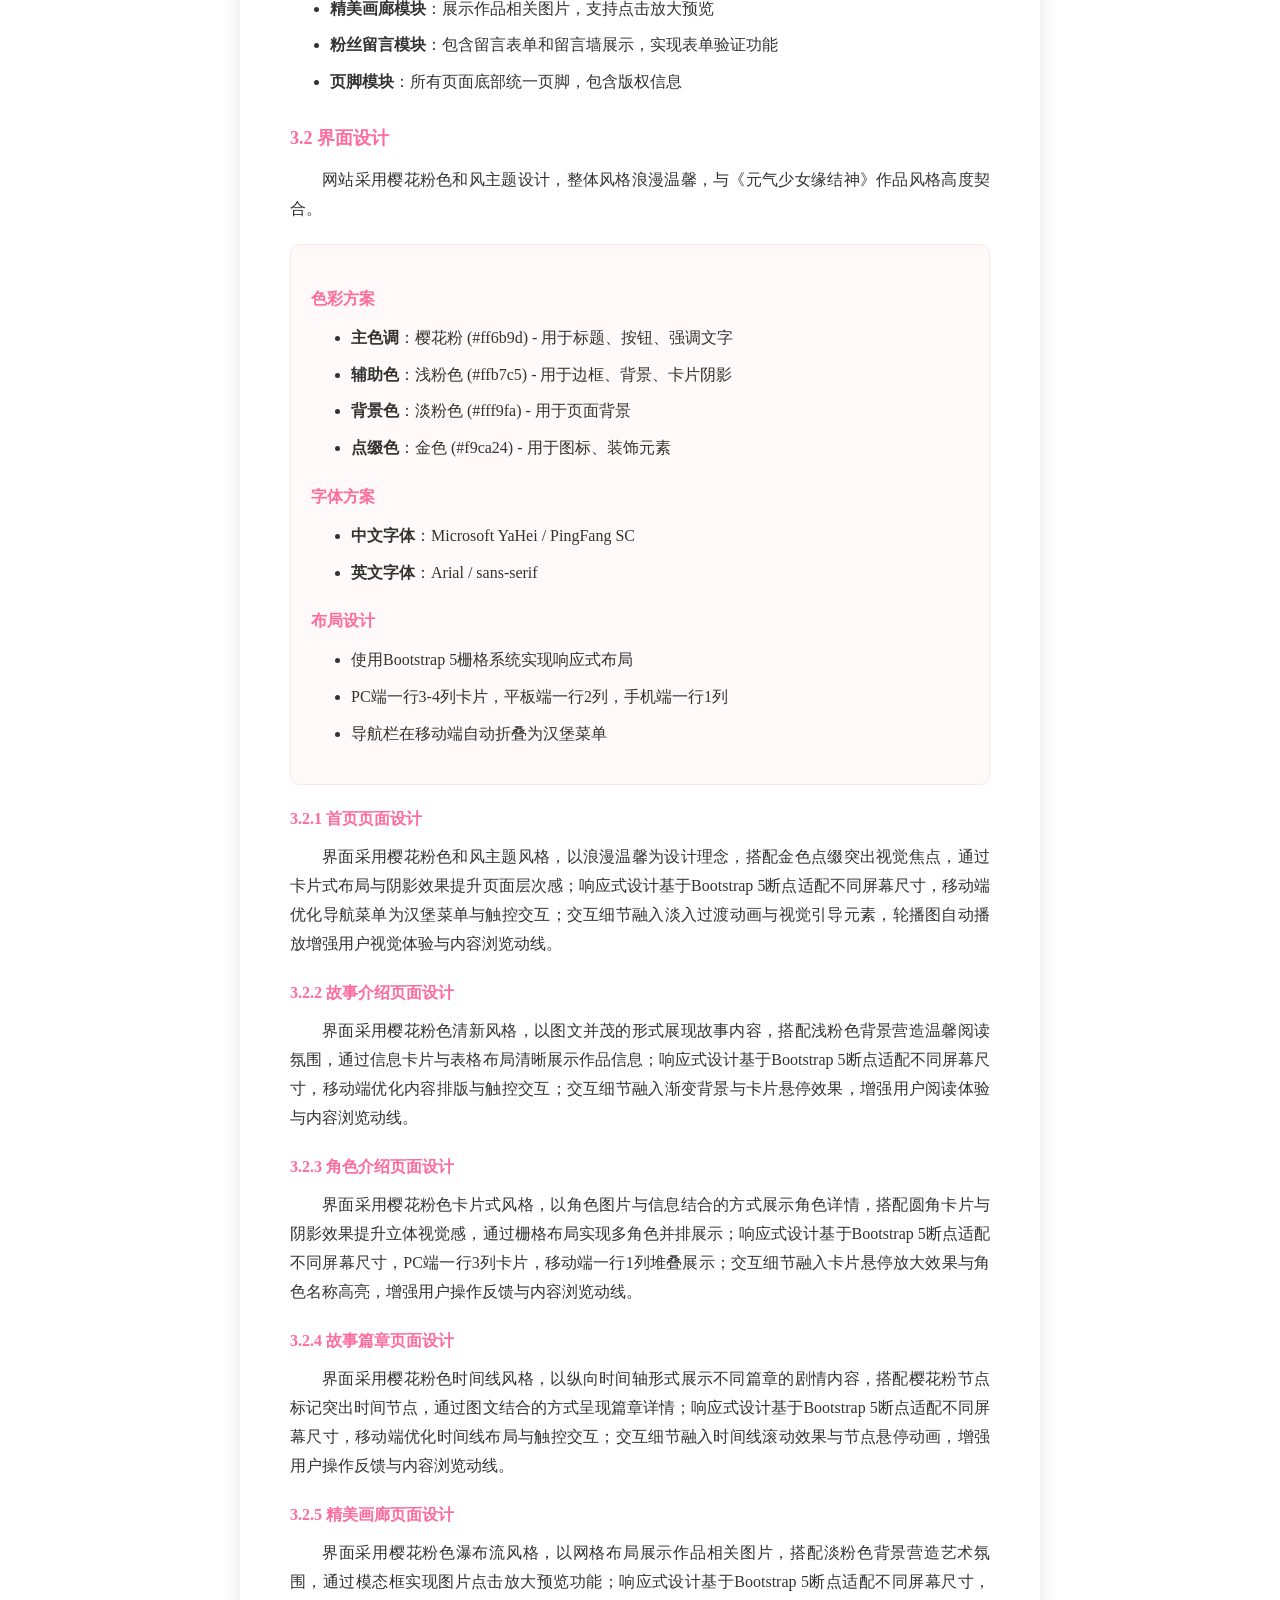
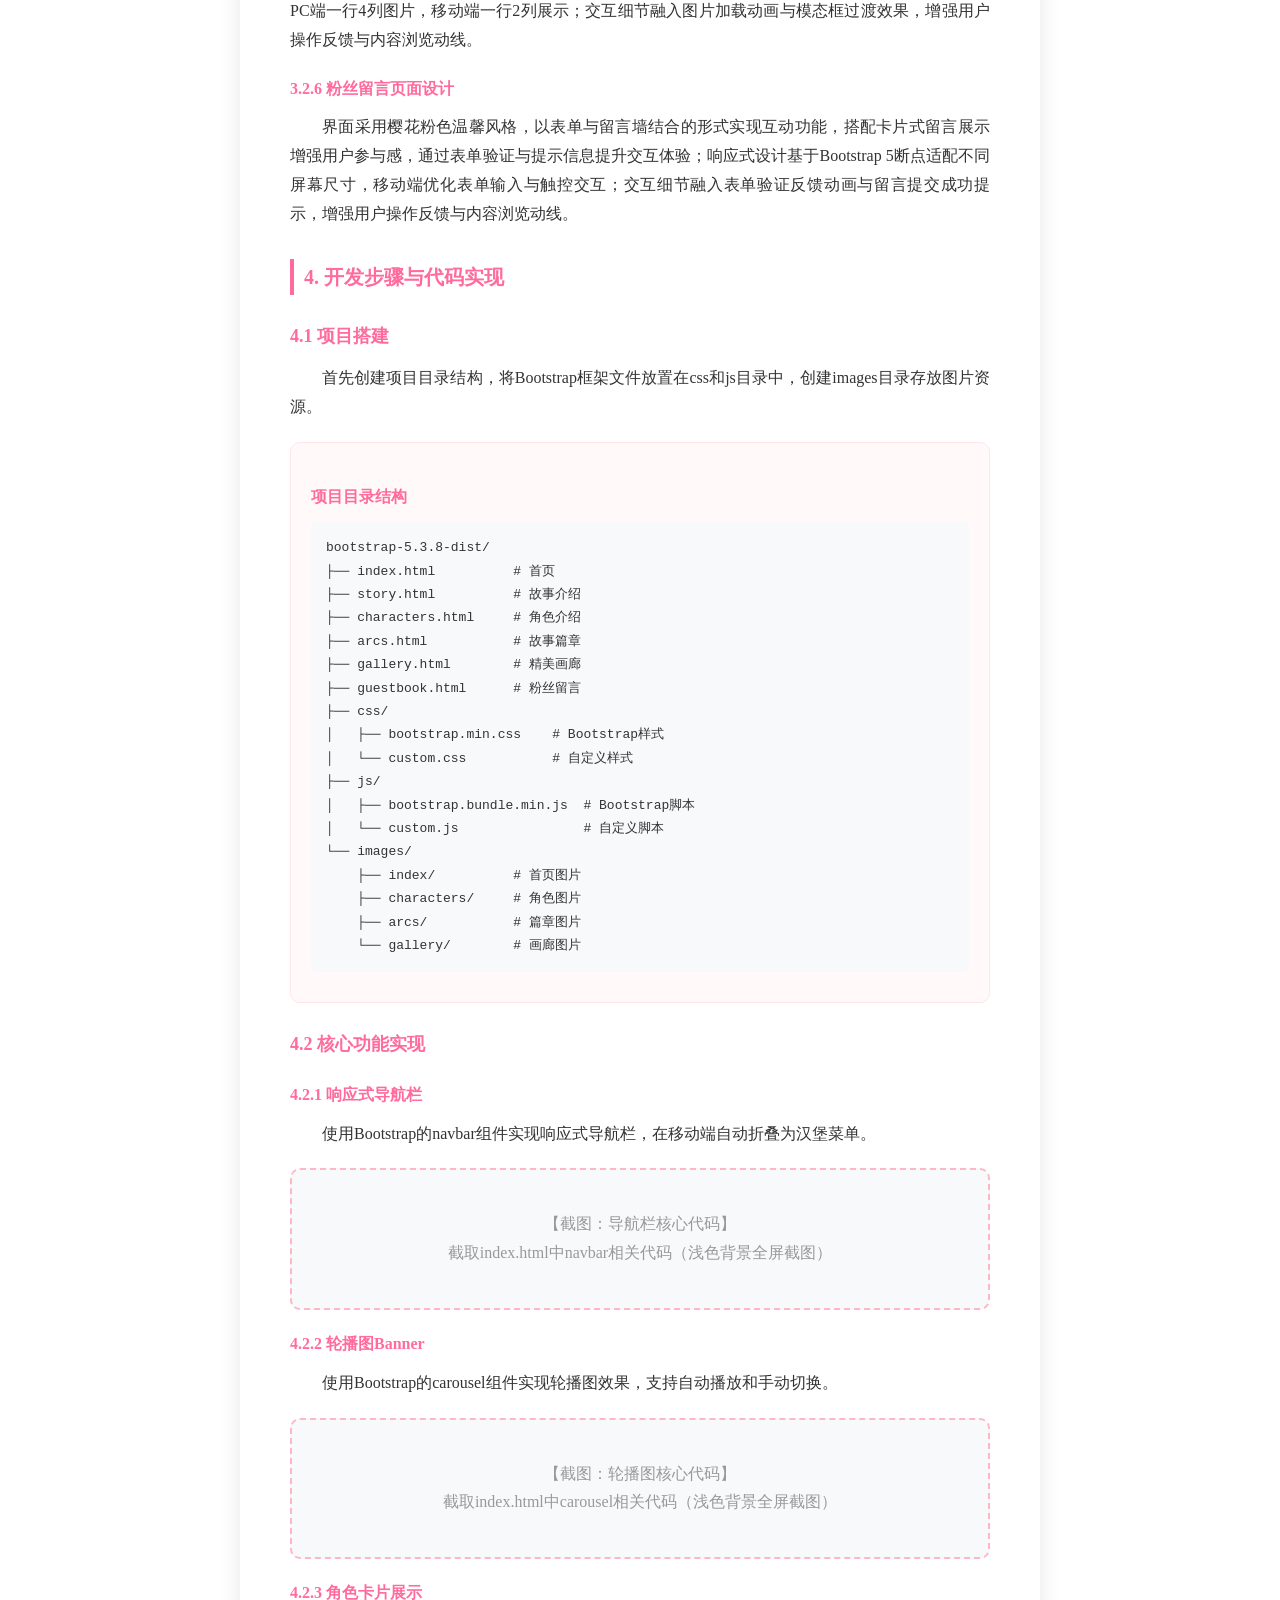
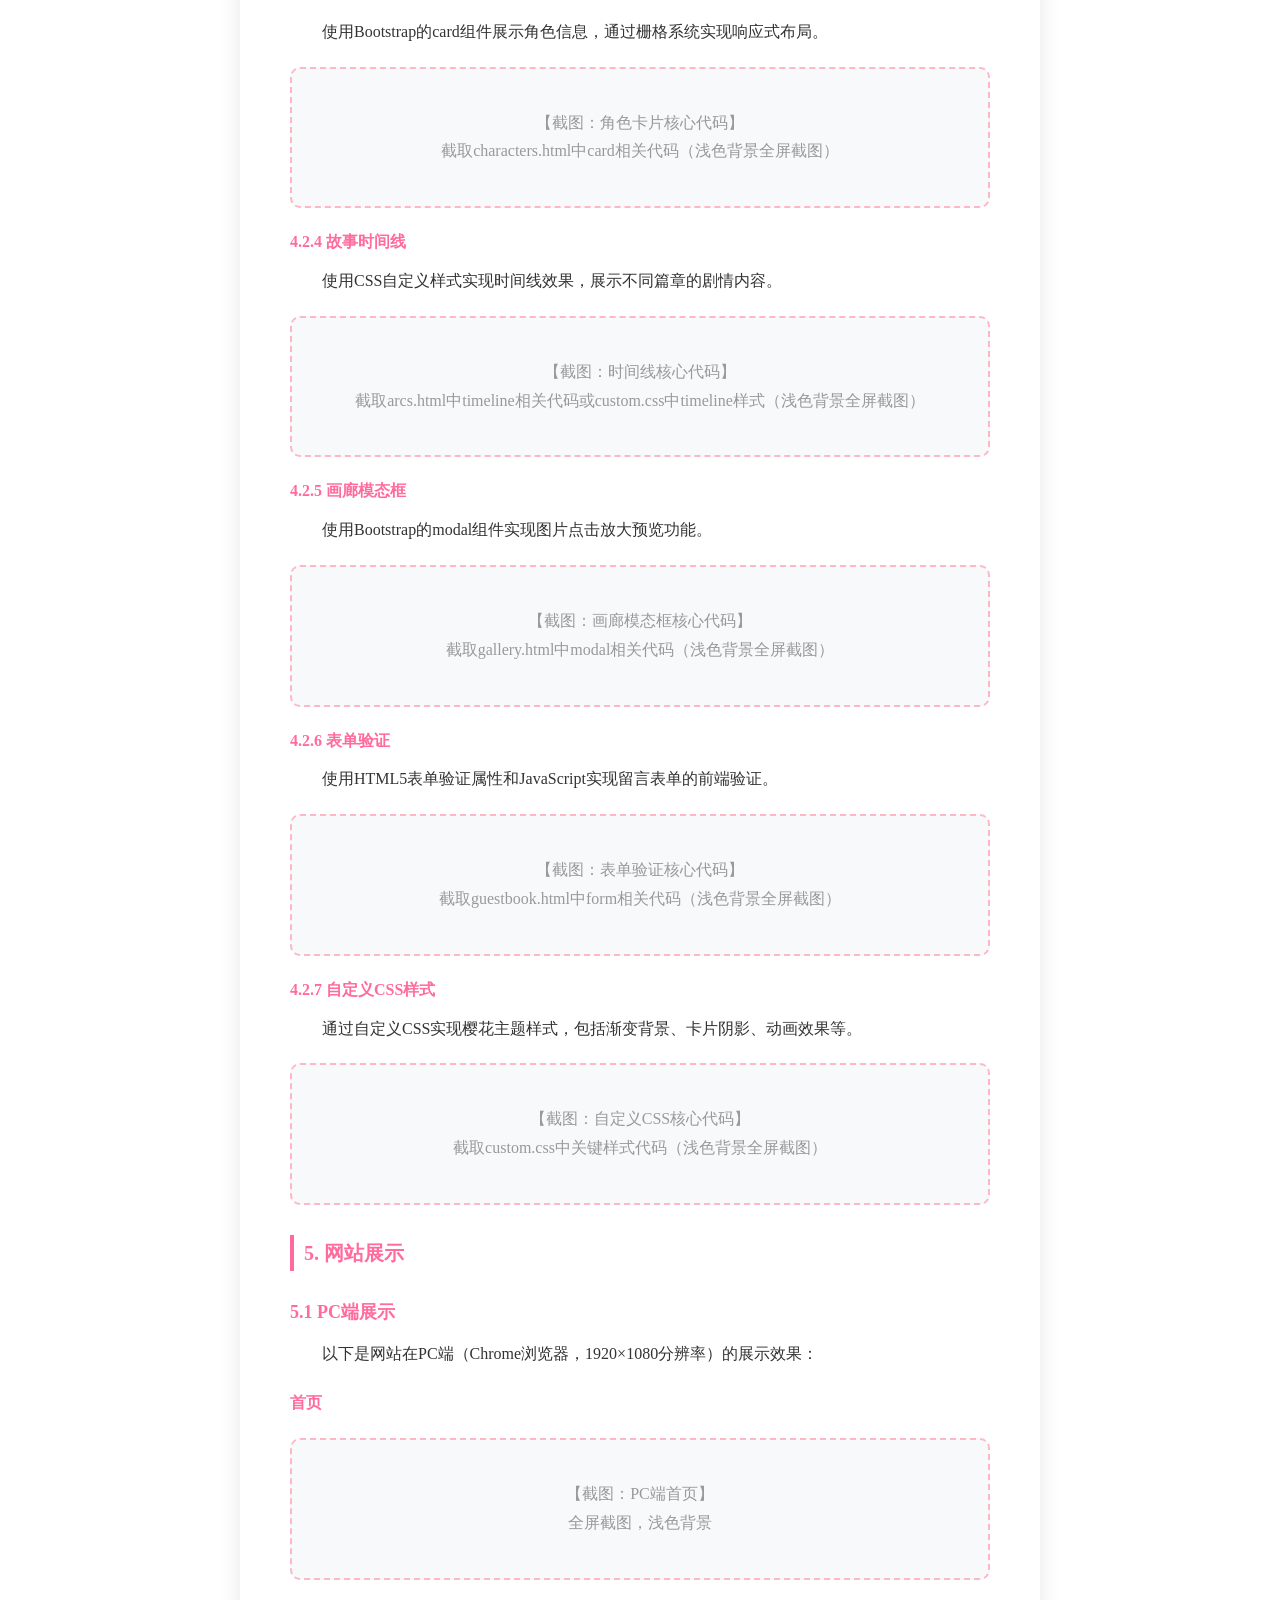
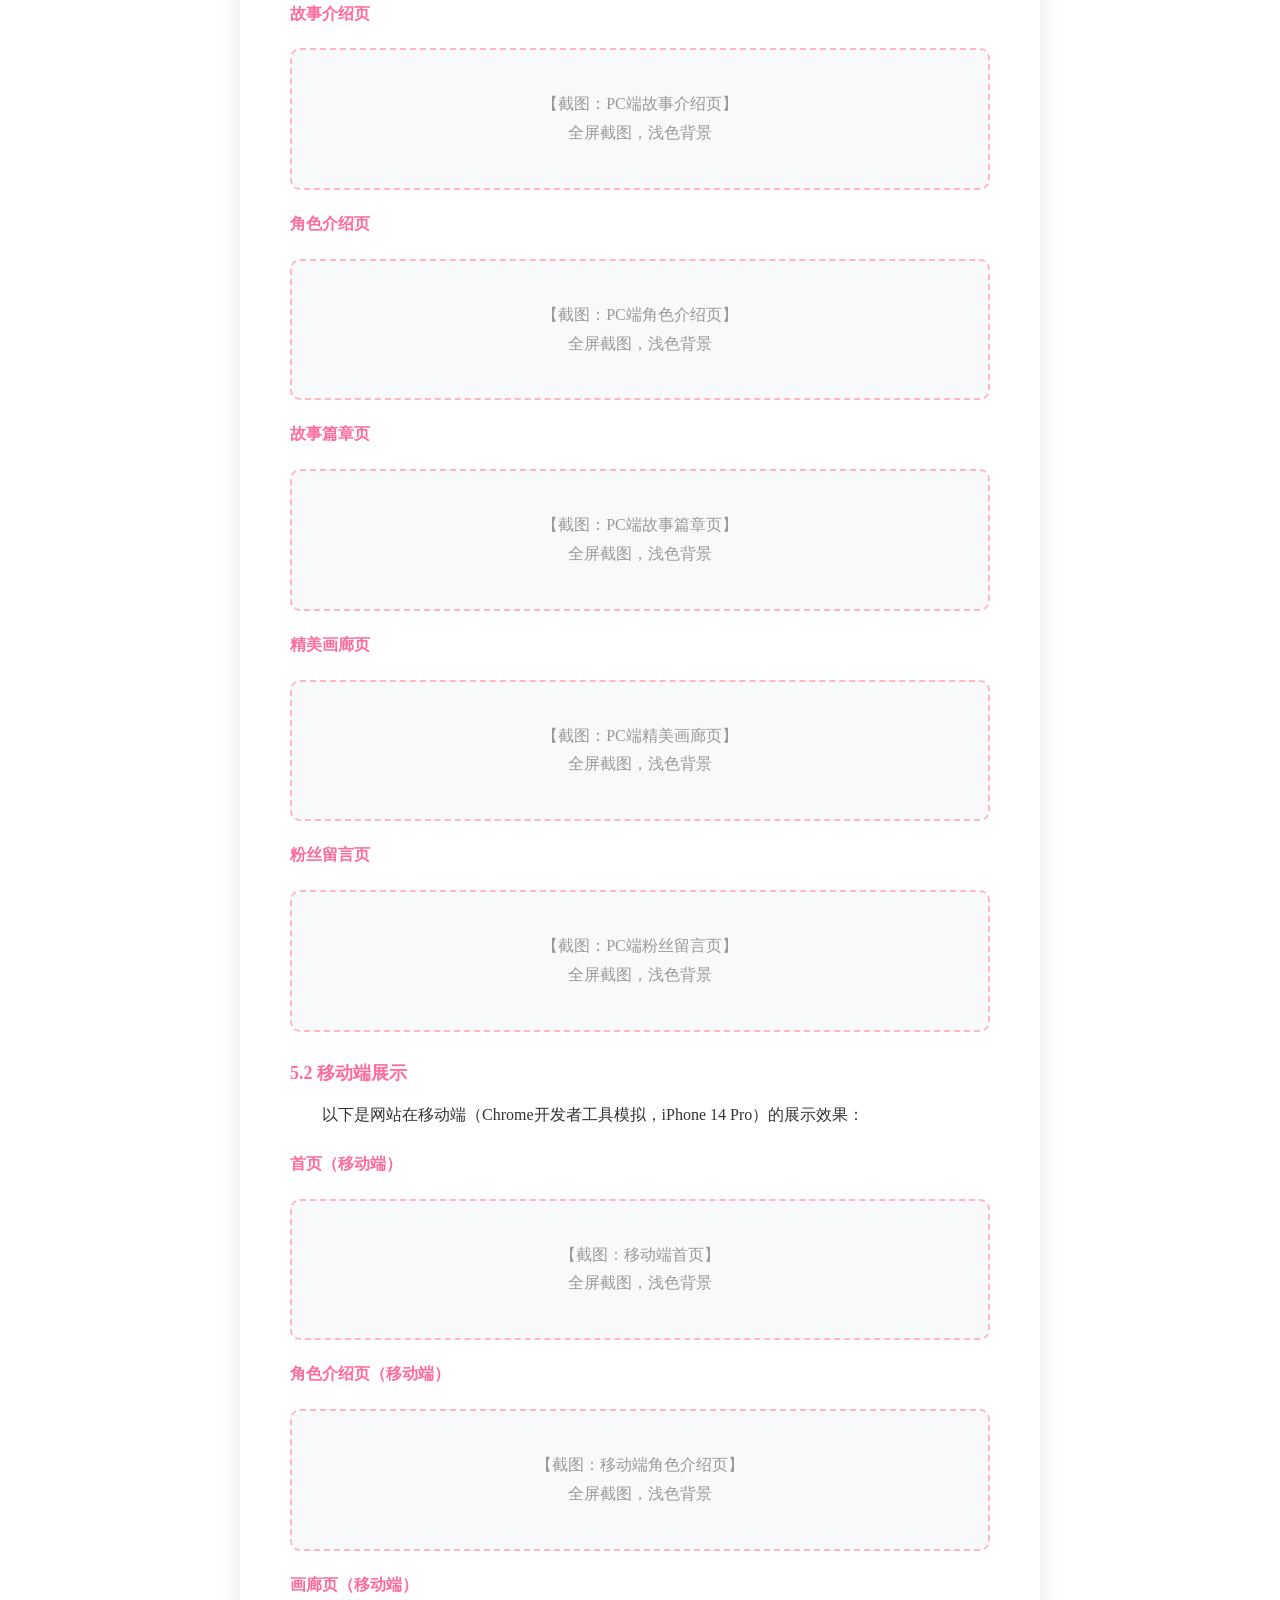
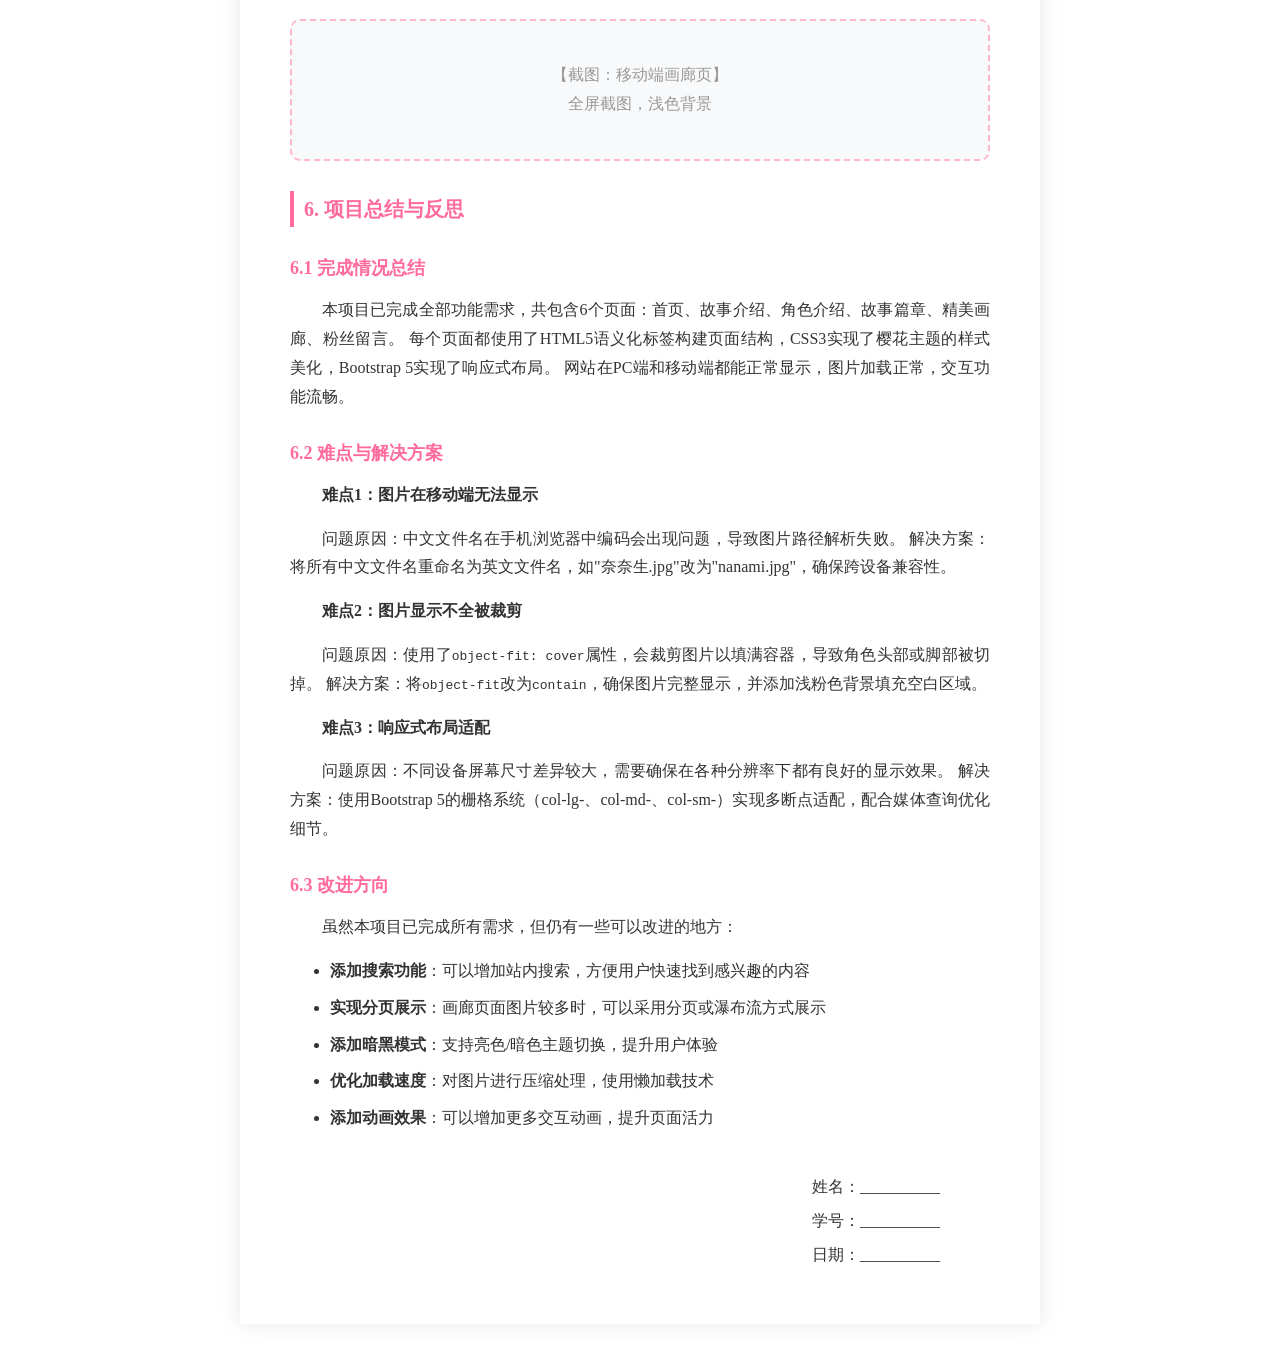
<file: report.html>
<!DOCTYPE html>
<html lang="zh-CN">
<head>
    <meta charset="UTF-8">
    <meta name="viewport" content="width=device-width, initial-scale=1.0">
    <title>Web开发技术期末设计报告 - 元气少女缘结神粉丝站</title>
    <style>
        * {
            margin: 0;
            padding: 0;
            box-sizing: border-box;
        }
        
        body {
            font-family: "Microsoft YaHei", "PingFang SC", serif;
            line-height: 1.8;
            color: #333;
            background-color: #fff;
            padding: 30px;
        }
        
        .container {
            max-width: 800px;
            margin: 0 auto;
            background: #fff;
            padding: 50px;
            box-shadow: 0 0 20px rgba(0,0,0,0.1);
        }
        
        h1 {
            text-align: center;
            color: #ff6b9d;
            font-size: 28px;
            margin-bottom: 10px;
            border-bottom: 3px solid #ff6b9d;
            padding-bottom: 15px;
        }
        
        h2 {
            color: #ff6b9d;
            font-size: 20px;
            margin-top: 30px;
            margin-bottom: 15px;
            padding-left: 10px;
            border-left: 4px solid #ff6b9d;
        }
        
        h3 {
            color: #ff6b9d;
            font-size: 18px;
            margin-top: 25px;
            margin-bottom: 12px;
        }
        
        h4 {
            color: #ff6b9d;
            font-size: 16px;
            margin-top: 20px;
            margin-bottom: 10px;
        }
        
        p {
            text-indent: 2em;
            margin-bottom: 15px;
            text-align: justify;
        }
        
        ul, ol {
            margin-left: 40px;
            margin-bottom: 15px;
        }
        
        li {
            margin-bottom: 8px;
        }
        
        table {
            width: 100%;
            border-collapse: collapse;
            margin: 20px 0;
        }
        
        table, th, td {
            border: 1px solid #ffb7c5;
            padding: 12px;
            text-align: center;
        }
        
        th {
            background-color: #ffe4e9;
            color: #ff6b9d;
            font-weight: bold;
        }
        
        .screenshot {
            width: 100%;
            margin: 20px 0;
            border: 2px solid #ffb7c5;
            border-radius: 10px;
        }
        
        .code-screenshot {
            width: 100%;
            margin: 20px 0;
            border: 2px solid #ddd;
            border-radius: 5px;
        }
        
        .section-title {
            font-weight: bold;
            color: #ff6b9d;
            margin-top: 15px;
        }
        
        .highlight {
            color: #ff6b9d;
            font-weight: bold;
        }
        
        .info-box {
            background: #fff9fa;
            padding: 20px;
            border-radius: 10px;
            margin: 20px 0;
            border: 1px solid #ffe4e9;
        }
        
        .signature {
            text-align: right;
            margin-top: 40px;
            padding-right: 50px;
        }
        
        .signature p {
            text-align: right;
            text-indent: 0;
            margin-bottom: 5px;
        }
        
        .photo-placeholder {
            background: #f8f9fa;
            border: 2px dashed #ffb7c5;
            border-radius: 10px;
            padding: 40px;
            text-align: center;
            color: #999;
            margin: 20px 0;
        }
        
        @media print {
            body {
                padding: 0;
            }
            .container {
                box-shadow: none;
                padding: 20px;
            }
        }
    </style>
</head>
<body>
    <div class="container">
        <h1>Web开发技术期末设计报告</h1>
        
        <div style="text-align: center; margin-bottom: 30px; color: #666;">
            <p>网站名称：元气少女缘结神粉丝站</p>
            <p>姓名：__________ 学号：__________</p>
            <p>班级：__________ 日期：__________</p>
        </div>
        
        <h2>1. 网站设计目的</h2>
        <p>
            本网站是基于《元气少女缘结神》动漫作品开发的粉丝站，旨在为广大动漫爱好者提供一个集中了解该作品的平台。
            通过精美的网页设计和丰富的内容展示，让用户能够全面了解作品的故事背景、角色设定、剧情篇章等信息。
            网站采用樱花粉色和风主题，营造浪漫温馨的视觉氛围，与作品风格高度契合。
        </p>
        <p>
            同时，本网站也是Web开发技术课程的期末考核项目，通过实际项目开发，全面检验学生对HTML5、CSS3、Bootstrap等核心技术的掌握程度，
            包括页面结构设计、样式美化、响应式布局等方面的能力。
        </p>
        
        <h2>2. 网站开发环境</h2>
        
        <h3>2.1 硬件环境</h3>
        <ul>
            <li><strong>处理器</strong>：Intel Core i5 及以上（确保多任务处理与代码编辑效率）。</li>
            <li><strong>内存</strong>：8GB 及以上（支持浏览器调试工具、代码编辑器同时运行）。</li>
            <li><strong>存储</strong>：50GB 以上可用硬盘空间（存放项目文件、设计资源及依赖库）。</li>
            <li><strong>显示设备</strong>：</li>
            <ul>
                <li>PC 端：1920×1080 分辨率显示器（设计与开发主界面）；</li>
                <li>移动端模拟：Chrome DevTools 设备模拟器（适配 iPhone 14 Pro、iPad Pro 等主流机型）。</li>
            </ul>
        </ul>
        
        <h3>2.2 软件环境</h3>
        <ul>
            <li><strong>操作系统</strong>：Windows 11</li>
            <li><strong>开发工具</strong>：Visual Studio Code 1.80+</li>
            <li><strong>前端技术</strong>：HTML5、CSS3、JavaScript ES6+</li>
            <li><strong>前端框架</strong>：Bootstrap 5.3.8</li>
            <li><strong>浏览器</strong>：Chrome / Firefox / Edge</li>
            <li><strong>服务器</strong>：Live Server（VSCode 插件）</li>
        </ul>
        
        <h2>3. 需求分析与设计</h2>
        
        <h3>3.1 功能需求</h3>
        <p>
            根据课程要求，网站需要包含以下核心功能模块：
        </p>
        <ul>
            <li><strong>全局导航模块</strong>：所有页面顶部统一导航栏，支持页面间跳转，当前页面高亮显示</li>
            <li><strong>首页模块</strong>：包含轮播图banner、作品简介、主要角色展示、作品信息等</li>
            <li><strong>故事介绍模块</strong>：展示剧情概述、作品特色、动画信息表等内容</li>
            <li><strong>角色介绍模块</strong>：展示主角详情及其他角色信息，使用卡片组件呈现</li>
            <li><strong>故事篇章模块</strong>：以时间线形式展示不同篇章的剧情内容</li>
            <li><strong>精美画廊模块</strong>：展示作品相关图片，支持点击放大预览</li>
            <li><strong>粉丝留言模块</strong>：包含留言表单和留言墙展示，实现表单验证功能</li>
            <li><strong>页脚模块</strong>：所有页面底部统一页脚，包含版权信息</li>
        </ul>
        
        <h3>3.2 界面设计</h3>
        <p>
            网站采用樱花粉色和风主题设计，整体风格浪漫温馨，与《元气少女缘结神》作品风格高度契合。
        </p>
        <div class="info-box">
            <h4>色彩方案</h4>
            <ul>
                <li><strong>主色调</strong>：樱花粉 (#ff6b9d) - 用于标题、按钮、强调文字</li>
                <li><strong>辅助色</strong>：浅粉色 (#ffb7c5) - 用于边框、背景、卡片阴影</li>
                <li><strong>背景色</strong>：淡粉色 (#fff9fa) - 用于页面背景</li>
                <li><strong>点缀色</strong>：金色 (#f9ca24) - 用于图标、装饰元素</li>
            </ul>
            <h4>字体方案</h4>
            <ul>
                <li><strong>中文字体</strong>：Microsoft YaHei / PingFang SC</li>
                <li><strong>英文字体</strong>：Arial / sans-serif</li>
            </ul>
            <h4>布局设计</h4>
            <ul>
                <li>使用Bootstrap 5栅格系统实现响应式布局</li>
                <li>PC端一行3-4列卡片，平板端一行2列，手机端一行1列</li>
                <li>导航栏在移动端自动折叠为汉堡菜单</li>
            </ul>
        </div>
        
        <h4>3.2.1 首页页面设计</h4>
        <p>
            界面采用樱花粉色和风主题风格，以浪漫温馨为设计理念，搭配金色点缀突出视觉焦点，通过卡片式布局与阴影效果提升页面层次感；响应式设计基于Bootstrap 5断点适配不同屏幕尺寸，移动端优化导航菜单为汉堡菜单与触控交互；交互细节融入淡入过渡动画与视觉引导元素，轮播图自动播放增强用户视觉体验与内容浏览动线。
        </p>
        
        <h4>3.2.2 故事介绍页面设计</h4>
        <p>
            界面采用樱花粉色清新风格，以图文并茂的形式展现故事内容，搭配浅粉色背景营造温馨阅读氛围，通过信息卡片与表格布局清晰展示作品信息；响应式设计基于Bootstrap 5断点适配不同屏幕尺寸，移动端优化内容排版与触控交互；交互细节融入渐变背景与卡片悬停效果，增强用户阅读体验与内容浏览动线。
        </p>
        
        <h4>3.2.3 角色介绍页面设计</h4>
        <p>
            界面采用樱花粉色卡片式风格，以角色图片与信息结合的方式展示角色详情，搭配圆角卡片与阴影效果提升立体视觉感，通过栅格布局实现多角色并排展示；响应式设计基于Bootstrap 5断点适配不同屏幕尺寸，PC端一行3列卡片，移动端一行1列堆叠展示；交互细节融入卡片悬停放大效果与角色名称高亮，增强用户操作反馈与内容浏览动线。
        </p>
        
        <h4>3.2.4 故事篇章页面设计</h4>
        <p>
            界面采用樱花粉色时间线风格，以纵向时间轴形式展示不同篇章的剧情内容，搭配樱花粉节点标记突出时间节点，通过图文结合的方式呈现篇章详情；响应式设计基于Bootstrap 5断点适配不同屏幕尺寸，移动端优化时间线布局与触控交互；交互细节融入时间线滚动效果与节点悬停动画，增强用户操作反馈与内容浏览动线。
        </p>
        
        <h4>3.2.5 精美画廊页面设计</h4>
        <p>
            界面采用樱花粉色瀑布流风格，以网格布局展示作品相关图片，搭配淡粉色背景营造艺术氛围，通过模态框实现图片点击放大预览功能；响应式设计基于Bootstrap 5断点适配不同屏幕尺寸，PC端一行4列图片，移动端一行2列展示；交互细节融入图片加载动画与模态框过渡效果，增强用户操作反馈与内容浏览动线。
        </p>
        
        <h4>3.2.6 粉丝留言页面设计</h4>
        <p>
            界面采用樱花粉色温馨风格，以表单与留言墙结合的形式实现互动功能，搭配卡片式留言展示增强用户参与感，通过表单验证与提示信息提升交互体验；响应式设计基于Bootstrap 5断点适配不同屏幕尺寸，移动端优化表单输入与触控交互；交互细节融入表单验证反馈动画与留言提交成功提示，增强用户操作反馈与内容浏览动线。
        </p>
        
        <h2>4. 开发步骤与代码实现</h2>
        
        <h3>4.1 项目搭建</h3>
        <p>
            首先创建项目目录结构，将Bootstrap框架文件放置在css和js目录中，创建images目录存放图片资源。
        </p>
        <div class="info-box">
            <h4>项目目录结构</h4>
            <pre style="font-family: monospace; background: #f8f9fa; padding: 15px; border-radius: 5px; margin: 10px 0;">
bootstrap-5.3.8-dist/
├── index.html          # 首页
├── story.html          # 故事介绍
├── characters.html     # 角色介绍
├── arcs.html           # 故事篇章
├── gallery.html        # 精美画廊
├── guestbook.html      # 粉丝留言
├── css/
│   ├── bootstrap.min.css    # Bootstrap样式
│   └── custom.css           # 自定义样式
├── js/
│   ├── bootstrap.bundle.min.js  # Bootstrap脚本
│   └── custom.js                # 自定义脚本
└── images/
    ├── index/          # 首页图片
    ├── characters/     # 角色图片
    ├── arcs/           # 篇章图片
    └── gallery/        # 画廊图片</pre>
        </div>
        
        <h3>4.2 核心功能实现</h3>
        
        <h4>4.2.1 响应式导航栏</h4>
        <p>
            使用Bootstrap的navbar组件实现响应式导航栏，在移动端自动折叠为汉堡菜单。
        </p>
        <div class="photo-placeholder">
            【截图：导航栏核心代码】<br>
            截取index.html中navbar相关代码（浅色背景全屏截图）
        </div>
        
        <h4>4.2.2 轮播图Banner</h4>
        <p>
            使用Bootstrap的carousel组件实现轮播图效果，支持自动播放和手动切换。
        </p>
        <div class="photo-placeholder">
            【截图：轮播图核心代码】<br>
            截取index.html中carousel相关代码（浅色背景全屏截图）
        </div>
        
        <h4>4.2.3 角色卡片展示</h4>
        <p>
            使用Bootstrap的card组件展示角色信息，通过栅格系统实现响应式布局。
        </p>
        <div class="photo-placeholder">
            【截图：角色卡片核心代码】<br>
            截取characters.html中card相关代码（浅色背景全屏截图）
        </div>
        
        <h4>4.2.4 故事时间线</h4>
        <p>
            使用CSS自定义样式实现时间线效果，展示不同篇章的剧情内容。
        </p>
        <div class="photo-placeholder">
            【截图：时间线核心代码】<br>
            截取arcs.html中timeline相关代码或custom.css中timeline样式（浅色背景全屏截图）
        </div>
        
        <h4>4.2.5 画廊模态框</h4>
        <p>
            使用Bootstrap的modal组件实现图片点击放大预览功能。
        </p>
        <div class="photo-placeholder">
            【截图：画廊模态框核心代码】<br>
            截取gallery.html中modal相关代码（浅色背景全屏截图）
        </div>
        
        <h4>4.2.6 表单验证</h4>
        <p>
            使用HTML5表单验证属性和JavaScript实现留言表单的前端验证。
        </p>
        <div class="photo-placeholder">
            【截图：表单验证核心代码】<br>
            截取guestbook.html中form相关代码（浅色背景全屏截图）
        </div>
        
        <h4>4.2.7 自定义CSS样式</h4>
        <p>
            通过自定义CSS实现樱花主题样式，包括渐变背景、卡片阴影、动画效果等。
        </p>
        <div class="photo-placeholder">
            【截图：自定义CSS核心代码】<br>
            截取custom.css中关键样式代码（浅色背景全屏截图）
        </div>
        
        <h2>5. 网站展示</h2>
        
        <h3>5.1 PC端展示</h3>
        <p>以下是网站在PC端（Chrome浏览器，1920×1080分辨率）的展示效果：</p>
        
        <h4>首页</h4>
        <div class="photo-placeholder">
            【截图：PC端首页】<br>
            全屏截图，浅色背景
        </div>
        
        <h4>故事介绍页</h4>
        <div class="photo-placeholder">
            【截图：PC端故事介绍页】<br>
            全屏截图，浅色背景
        </div>
        
        <h4>角色介绍页</h4>
        <div class="photo-placeholder">
            【截图：PC端角色介绍页】<br>
            全屏截图，浅色背景
        </div>
        
        <h4>故事篇章页</h4>
        <div class="photo-placeholder">
            【截图：PC端故事篇章页】<br>
            全屏截图，浅色背景
        </div>
        
        <h4>精美画廊页</h4>
        <div class="photo-placeholder">
            【截图：PC端精美画廊页】<br>
            全屏截图，浅色背景
        </div>
        
        <h4>粉丝留言页</h4>
        <div class="photo-placeholder">
            【截图：PC端粉丝留言页】<br>
            全屏截图，浅色背景
        </div>
        
        <h3>5.2 移动端展示</h3>
        <p>以下是网站在移动端（Chrome开发者工具模拟，iPhone 14 Pro）的展示效果：</p>
        
        <h4>首页（移动端）</h4>
        <div class="photo-placeholder">
            【截图：移动端首页】<br>
            全屏截图，浅色背景
        </div>
        
        <h4>角色介绍页（移动端）</h4>
        <div class="photo-placeholder">
            【截图：移动端角色介绍页】<br>
            全屏截图，浅色背景
        </div>
        
        <h4>画廊页（移动端）</h4>
        <div class="photo-placeholder">
            【截图：移动端画廊页】<br>
            全屏截图，浅色背景
        </div>
        
        <h2>6. 项目总结与反思</h2>
        
        <h3>6.1 完成情况总结</h3>
        <p>
            本项目已完成全部功能需求，共包含6个页面：首页、故事介绍、角色介绍、故事篇章、精美画廊、粉丝留言。
            每个页面都使用了HTML5语义化标签构建页面结构，CSS3实现了樱花主题的样式美化，Bootstrap 5实现了响应式布局。
            网站在PC端和移动端都能正常显示，图片加载正常，交互功能流畅。
        </p>
        
        <h3>6.2 难点与解决方案</h3>
        <p><strong>难点1：图片在移动端无法显示</strong></p>
        <p>
            问题原因：中文文件名在手机浏览器中编码会出现问题，导致图片路径解析失败。
            解决方案：将所有中文文件名重命名为英文文件名，如"奈奈生.jpg"改为"nanami.jpg"，确保跨设备兼容性。
        </p>
        
        <p><strong>难点2：图片显示不全被裁剪</strong></p>
        <p>
            问题原因：使用了<code>object-fit: cover</code>属性，会裁剪图片以填满容器，导致角色头部或脚部被切掉。
            解决方案：将<code>object-fit</code>改为<code>contain</code>，确保图片完整显示，并添加浅粉色背景填充空白区域。
        </p>
        
        <p><strong>难点3：响应式布局适配</strong></p>
        <p>
            问题原因：不同设备屏幕尺寸差异较大，需要确保在各种分辨率下都有良好的显示效果。
            解决方案：使用Bootstrap 5的栅格系统（col-lg-、col-md-、col-sm-）实现多断点适配，配合媒体查询优化细节。
        </p>
        
        <h3>6.3 改进方向</h3>
        <p>
            虽然本项目已完成所有需求，但仍有一些可以改进的地方：
        </p>
        <ul>
            <li><strong>添加搜索功能</strong>：可以增加站内搜索，方便用户快速找到感兴趣的内容</li>
            <li><strong>实现分页展示</strong>：画廊页面图片较多时，可以采用分页或瀑布流方式展示</li>
            <li><strong>添加暗黑模式</strong>：支持亮色/暗色主题切换，提升用户体验</li>
            <li><strong>优化加载速度</strong>：对图片进行压缩处理，使用懒加载技术</li>
            <li><strong>添加动画效果</strong>：可以增加更多交互动画，提升页面活力</li>
        </ul>
        
        <div class="signature">
            <p>姓名：__________</p>
            <p>学号：__________</p>
            <p>日期：__________</p>
        </div>
    </div>
</body>
</html>
</file>
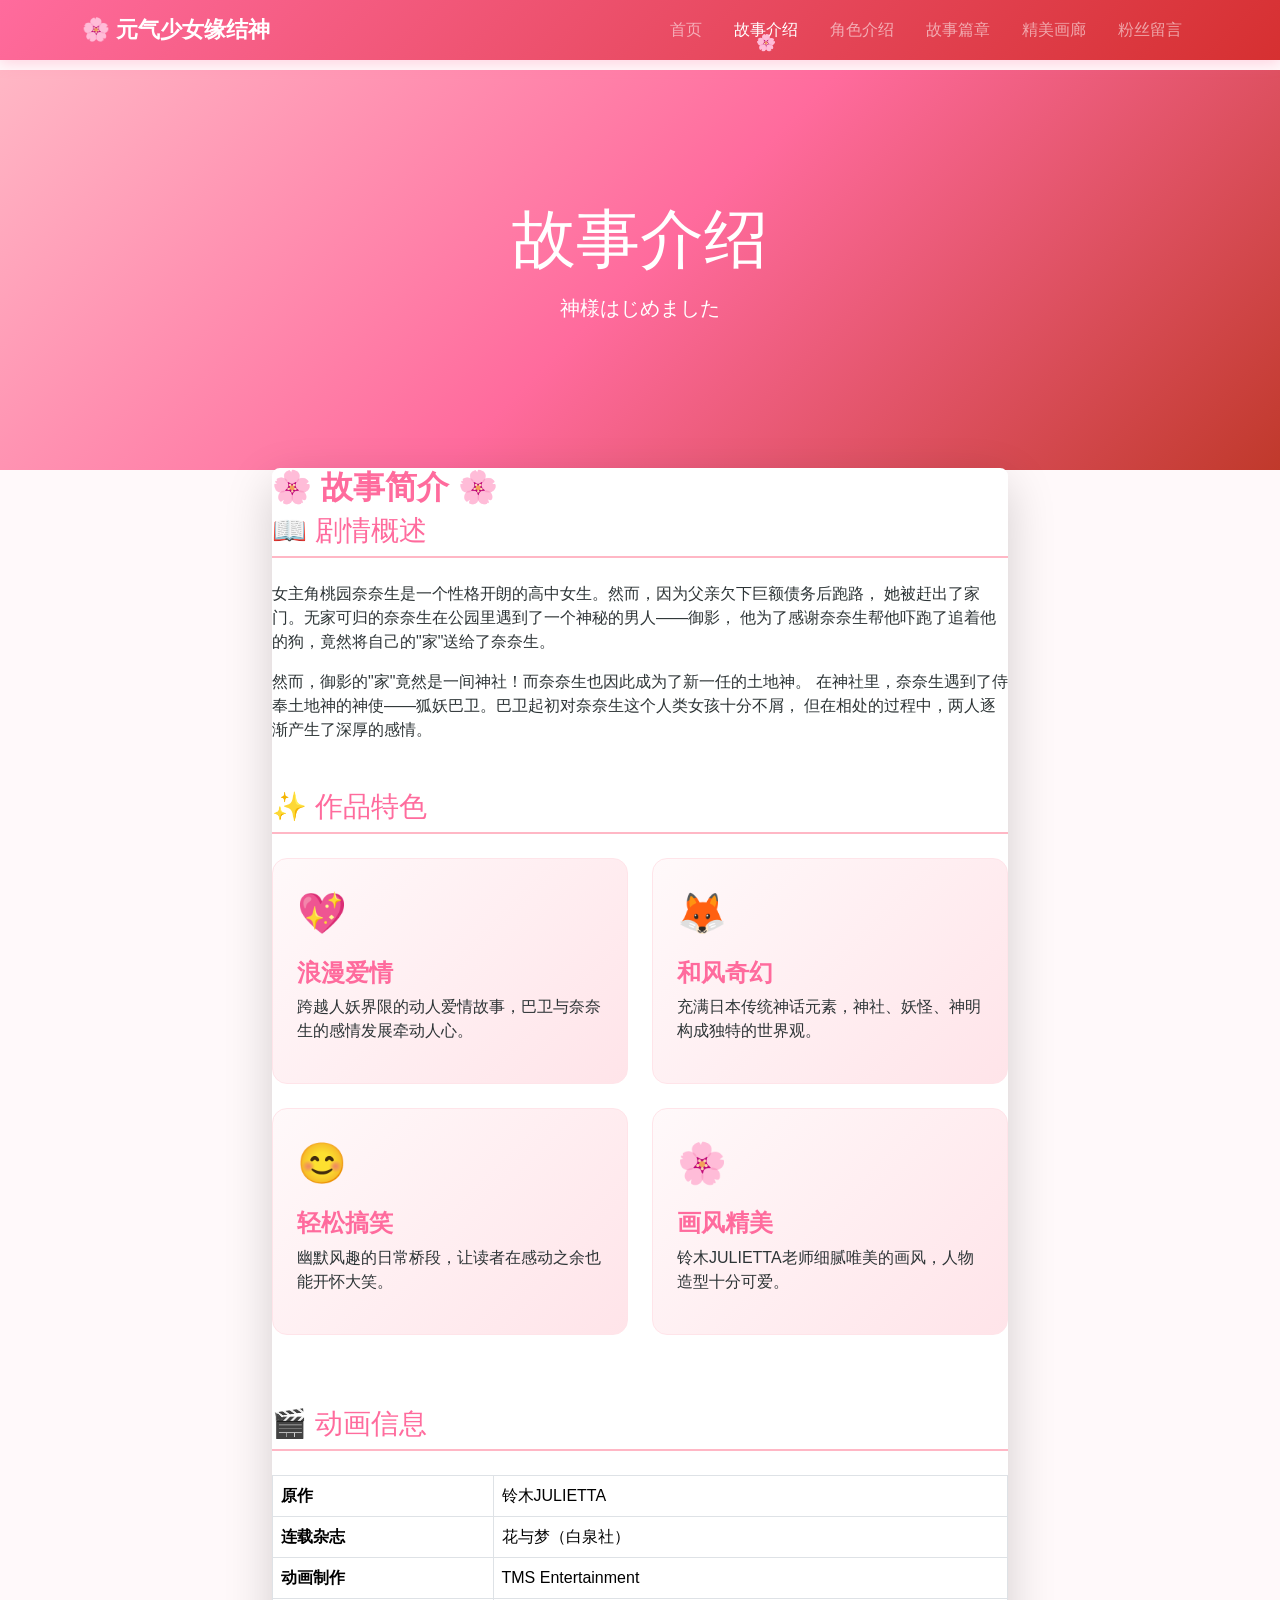
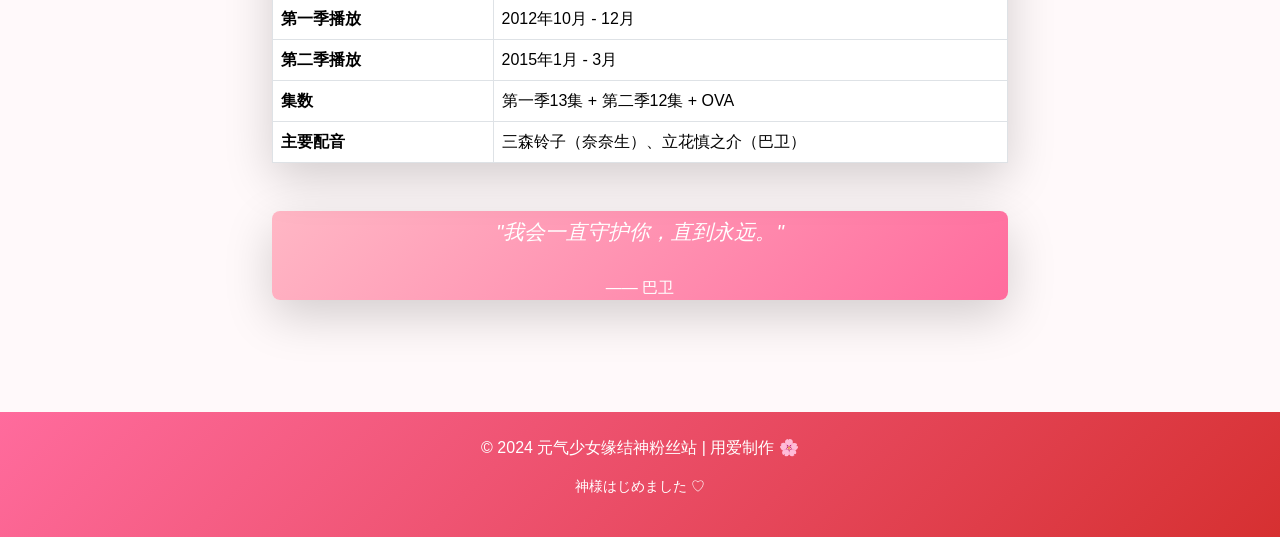
<file: story.html>
<!DOCTYPE html>
<html lang="zh-CN">
<head>
    <meta charset="UTF-8">
    <meta name="viewport" content="width=device-width, initial-scale=1.0">
    <title>元气少女缘结神 - 故事介绍</title>
    <link href="css/bootstrap.min.css" rel="stylesheet">
    <link href="css/custom.css" rel="stylesheet">
</head>
<body>
    <nav class="navbar navbar-expand-lg navbar-dark fixed-top kamisama-nav">
        <div class="container">
            <a class="navbar-brand" href="index.html">🌸 元气少女缘结神</a>
            <button class="navbar-toggler" type="button" data-bs-toggle="collapse" data-bs-target="#navbarNav">
                <span class="navbar-toggler-icon"></span>
            </button>
            <div class="collapse navbar-collapse" id="navbarNav">
                <ul class="navbar-nav ms-auto">
                    <li class="nav-item"><a class="nav-link" href="index.html">首页</a></li>
                    <li class="nav-item"><a class="nav-link active" href="story.html">故事介绍</a></li>
                    <li class="nav-item"><a class="nav-link" href="characters.html">角色介绍</a></li>
                    <li class="nav-item"><a class="nav-link" href="arcs.html">故事篇章</a></li>
                    <li class="nav-item"><a class="nav-link" href="gallery.html">精美画廊</a></li>
                    <li class="nav-item"><a class="nav-link" href="guestbook.html">粉丝留言</a></li>
                </ul>
            </div>
        </div>
    </nav>

    <header class="page-hero story-hero">
        <div class="container h-100">
            <div class="row h-100 align-items-center">
                <div class="col text-center text-white">
                    <h1 class="display-3 animate-fade-in">故事介绍</h1>
                    <p class="lead mt-3">神様はじめました</p>
                </div>
            </div>
        </div>
    </header>

    <section class="py-5">
        <div class="container">
            <div class="row">
                <div class="col-lg-8 mx-auto">
                    <div class="story-content bg-white rounded-3 shadow-lg p-6">
                        <h2 class="sakura-title text-center mb-6">🌸 故事简介 🌸</h2>
                        
                        <div class="story-section mb-6">
                            <h3 class="text-pink mb-4">📖 剧情概述</h3>
                            <p>
                                女主角桃园奈奈生是一个性格开朗的高中女生。然而，因为父亲欠下巨额债务后跑路，
                                她被赶出了家门。无家可归的奈奈生在公园里遇到了一个神秘的男人——御影，
                                他为了感谢奈奈生帮他吓跑了追着他的狗，竟然将自己的"家"送给了奈奈生。
                            </p>
                            <p>
                                然而，御影的"家"竟然是一间神社！而奈奈生也因此成为了新一任的土地神。
                                在神社里，奈奈生遇到了侍奉土地神的神使——狐妖巴卫。巴卫起初对奈奈生这个人类女孩十分不屑，
                                但在相处的过程中，两人逐渐产生了深厚的感情。
                            </p>
                        </div>

                        <div class="story-section mb-6">
                            <h3 class="text-pink mb-4">✨ 作品特色</h3>
                            <div class="row">
                                <div class="col-md-6 mb-4">
                                    <div class="feature-card">
                                        <div class="feature-icon">💖</div>
                                        <h4>浪漫爱情</h4>
                                        <p>跨越人妖界限的动人爱情故事，巴卫与奈奈生的感情发展牵动人心。</p>
                                    </div>
                                </div>
                                <div class="col-md-6 mb-4">
                                    <div class="feature-card">
                                        <div class="feature-icon">🦊</div>
                                        <h4>和风奇幻</h4>
                                        <p>充满日本传统神话元素，神社、妖怪、神明构成独特的世界观。</p>
                                    </div>
                                </div>
                                <div class="col-md-6 mb-4">
                                    <div class="feature-card">
                                        <div class="feature-icon">😊</div>
                                        <h4>轻松搞笑</h4>
                                        <p>幽默风趣的日常桥段，让读者在感动之余也能开怀大笑。</p>
                                    </div>
                                </div>
                                <div class="col-md-6 mb-4">
                                    <div class="feature-card">
                                        <div class="feature-icon">🌸</div>
                                        <h4>画风精美</h4>
                                        <p>铃木JULIETTA老师细腻唯美的画风，人物造型十分可爱。</p>
                                    </div>
                                </div>
                            </div>
                        </div>

                        <div class="story-section">
                            <h3 class="text-pink mb-4">🎬 动画信息</h3>
                            <table class="table table-bordered">
                                <tbody>
                                    <tr>
                                        <th class="table-sakura" style="width: 30%;">原作</th>
                                        <td>铃木JULIETTA</td>
                                    </tr>
                                    <tr>
                                        <th class="table-sakura">连载杂志</th>
                                        <td>花与梦（白泉社）</td>
                                    </tr>
                                    <tr>
                                        <th class="table-sakura">动画制作</th>
                                        <td>TMS Entertainment</td>
                                    </tr>
                                    <tr>
                                        <th class="table-sakura">第一季播放</th>
                                        <td>2012年10月 - 12月</td>
                                    </tr>
                                    <tr>
                                        <th class="table-sakura">第二季播放</th>
                                        <td>2015年1月 - 3月</td>
                                    </tr>
                                    <tr>
                                        <th class="table-sakura">集数</th>
                                        <td>第一季13集 + 第二季12集 + OVA</td>
                                    </tr>
                                    <tr>
                                        <th class="table-sakura">主要配音</th>
                                        <td>三森铃子（奈奈生）、立花慎之介（巴卫）</td>
                                    </tr>
                                </tbody>
                            </table>
                        </div>
                    </div>
                </div>
            </div>

            <div class="row mt-8">
                <div class="col-md-8 mx-auto">
                    <div class="quote-card bg-sakura-gradient text-white p-6 rounded-3 shadow-lg text-center">
                        <p class="lead">"我会一直守护你，直到永远。"</p>
                        <p class="mt-4">—— 巴卫</p>
                    </div>
                </div>
            </div>
        </div>
    </section>

    <footer class="kamisama-footer text-white py-4">
        <div class="container text-center">
            <p>&copy; 2024 元气少女缘结神粉丝站 | 用爱制作 🌸</p>
            <p class="small">神様はじめました ♡</p>
        </div>
    </footer>

    <script src="js/bootstrap.bundle.min.js"></script>
    <script src="js/custom.js"></script>
</body>
</html>
</file>
<file: css/custom.css>
/* ===== 元气少女缘结神主题样式 ===== */

:root {
    --sakura-pink: #ffb7c5;
    --sakura-dark: #ff6b9d;
    --sakura-light: #ffe4e9;
    --miko-red: #d63031;
    --shrine-red: #c0392b;
    --gold-accent: #f9ca24;
    --text-dark: #2d3436;
    --text-light: #636e72;
}

body {
    font-family: "Microsoft YaHei", "PingFang SC", sans-serif;
    color: var(--text-dark);
    background-color: #fff9fa;
}

.kamisama-nav {
    background: linear-gradient(135deg, var(--sakura-dark) 0%, var(--miko-red) 100%);
    box-shadow: 0 2px 15px rgba(255, 107, 157, 0.3);
}

.kamisama-nav .navbar-brand {
    font-weight: bold;
    font-size: 1.4rem;
}

.kamisama-nav .nav-link {
    position: relative;
    padding: 0.5rem 1rem !important;
    transition: all 0.3s;
}

.kamisama-nav .nav-link::after {
    content: '🌸';
    position: absolute;
    bottom: -5px;
    left: 50%;
    transform: translateX(-50%);
    opacity: 0;
    transition: opacity 0.3s;
}

.kamisama-nav .nav-link:hover::after,
.kamisama-nav .nav-link.active::after {
    opacity: 1;
}

.hero-section {
    margin-top: 70px;
}

.hero-section .carousel-item {
    height: calc(100vh - 70px);
    min-height: 400px;
}

.hero-section .carousel-item img {
    height: 100%;
    object-fit: cover;
}

.hero-section .carousel-caption {
    background: rgba(255, 107, 157, 0.4);
    backdrop-filter: blur(10px);
    padding: 2rem;
    border-radius: 15px;
    bottom: 20%;
}

.sakura-title {
    color: var(--sakura-dark);
    font-weight: bold;
    position: relative;
    display: inline-block;
}

.text-pink {
    color: var(--sakura-dark);
}

.intro-section {
    background: linear-gradient(180deg, #fff9fa 0%, #ffeef2 100%);
}

.anime-poster img {
    border: 5px solid white;
    box-shadow: 0 10px 30px rgba(255, 107, 157, 0.3);
}

.badge-sakura {
    background: linear-gradient(135deg, var(--sakura-pink) 0%, var(--sakura-dark) 100%);
    color: white;
    padding: 0.5rem 1rem;
    margin-right: 0.5rem;
    margin-bottom: 0.5rem;
    display: inline-block;
    border-radius: 20px;
    font-size: 0.9rem;
}

.bg-sakura {
    background-color: var(--sakura-light);
}

.bg-sakura-gradient {
    background: linear-gradient(135deg, var(--sakura-pink) 0%, var(--sakura-dark) 100%);
}

.character-card {
    border: none;
    border-radius: 20px;
    overflow: hidden;
    transition: all 0.4s cubic-bezier(0.175, 0.885, 0.32, 1.275);
    background: white;
    box-shadow: 0 5px 20px rgba(255, 107, 157, 0.15);
}

.character-card:hover {
    transform: translateY(-10px) scale(1.02);
    box-shadow: 0 20px 40px rgba(255, 107, 157, 0.3);
}

.character-card .card-img-top {
    width: 100%;
    height: auto;
    max-height: 350px;
    object-fit: contain;
    display: block;
    background-color: #fff9fa;
}

.character-card .card-title {
    color: var(--sakura-dark);
    font-weight: bold;
}

.char-detail-card {
    transition: all 0.3s;
}

.char-detail-card:hover {
    box-shadow: 0 15px 35px rgba(255, 107, 157, 0.25) !important;
    transform: translateY(-5px);
}

.char-detail-card img {
    object-fit: contain !important;
    background-color: #fff9fa;
    width: 100%;
    height: auto !important;
    max-height: 400px;
}

.info-box {
    background: white;
    padding: 2rem;
    border-radius: 20px;
    box-shadow: 0 5px 20px rgba(255, 107, 157, 0.15);
    transition: all 0.3s;
}

.info-box:hover {
    transform: translateY(-8px);
    box-shadow: 0 15px 35px rgba(255, 107, 157, 0.25);
}

.info-icon {
    font-size: 3rem;
    margin-bottom: 1rem;
}

.info-box h4 {
    color: var(--sakura-dark);
    font-weight: bold;
    margin-bottom: 0.5rem;
}

.page-hero {
    height: 400px;
    margin-top: 70px;
    display: flex;
    align-items: center;
    justify-content: center;
    position: relative;
    overflow: hidden;
}

.story-hero {
    background: linear-gradient(135deg, #ffb7c5 0%, #ff6b9d 50%, #c0392b 100%);
}

.characters-hero {
    background: linear-gradient(135deg, #fd79a8 0%, #e84393 50%, #c44569 100%);
}

.arcs-hero {
    background: linear-gradient(135deg, #fab1a0 0%, #e17055 50%, #d63031 100%);
}

.gallery-hero {
    background: linear-gradient(135deg, #a29bfe 0%, #6c5ce7 50%, #fd79a8 100%);
}

.guestbook-hero {
    background: linear-gradient(135deg, #ffeaa7 0%, #fdcb6e 50%, #fd79a8 100%);
}

.animate-fade-in {
    animation: fadeIn 1s ease-in-out forwards;
}

@keyframes fadeIn {
    from {
        opacity: 0;
        transform: translateY(30px);
    }
    to {
        opacity: 1;
        transform: translateY(0);
    }
}

.animate-float {
    animation: float 3s ease-in-out infinite;
}

@keyframes float {
    0%, 100% { transform: translateY(0); }
    50% { transform: translateY(-15px); }
}

@keyframes sakuraFall {
    0% {
        transform: translateY(-10px) rotate(0deg);
        opacity: 1;
    }
    100% {
        transform: translateY(100vh) rotate(360deg);
        opacity: 0;
    }
}

.story-content {
    margin-top: -50px;
    position: relative;
    z-index: 10;
}

.story-section {
    margin-bottom: 3rem;
}

.story-section h3 {
    border-bottom: 2px solid var(--sakura-pink);
    padding-bottom: 0.5rem;
    margin-bottom: 1.5rem;
}

.feature-card {
    background: linear-gradient(135deg, #fff9fa 0%, #ffe4e9 100%);
    padding: 1.5rem;
    border-radius: 15px;
    height: 100%;
    transition: all 0.3s;
    border: 1px solid var(--sakura-light);
}

.feature-card:hover {
    transform: translateY(-5px);
    box-shadow: 0 10px 25px rgba(255, 107, 157, 0.2);
}

.feature-icon {
    font-size: 2.5rem;
    margin-bottom: 1rem;
}

.feature-card h4 {
    color: var(--sakura-dark);
    font-weight: bold;
    margin-bottom: 0.5rem;
}

.table-sakura {
    background-color: var(--sakura-light);
    color: var(--sakura-dark);
    font-weight: bold;
    width: 30%;
}

.timeline {
    position: relative;
    max-width: 1000px;
    margin: 0 auto;
}

.timeline::before {
    content: '';
    position: absolute;
    left: 100px;
    top: 0;
    bottom: 0;
    width: 4px;
    background: linear-gradient(180deg, var(--sakura-pink) 0%, var(--sakura-dark) 100%);
    border-radius: 2px;
}

.timeline-item {
    position: relative;
    margin-bottom: 3rem;
    display: flex;
    align-items: flex-start;
}

.timeline-item:last-child {
    margin-bottom: 0;
}

.timeline-img {
    width: 120px;
    height: 120px;
    border-radius: 50%;
    overflow: hidden;
    border: 4px solid var(--sakura-pink);
    flex-shrink: 0;
    margin-right: 2rem;
    z-index: 5;
    background: white;
    position: relative;
}

.timeline-img img {
    width: 100%;
    height: 100%;
    object-fit: cover;
}

.timeline-content {
    flex: 1;
    background: white;
}

.timeline-content h3 {
    color: var(--sakura-dark);
    font-weight: bold;
    margin-bottom: 0.5rem;
}

.timeline-content ul {
    margin-bottom: 0;
    padding-left: 1.2rem;
}

.gallery-container .gallery-item {
    position: relative;
    overflow: hidden;
    border-radius: 15px;
    cursor: pointer;
    box-shadow: 0 5px 15px rgba(0, 0, 0, 0.1);
}

.gallery-item img {
    width: 100%;
    height: 250px;
    object-fit: cover;
    transition: transform 0.5s ease;
}

.gallery-item:hover img {
    transform: scale(1.1);
}

.gallery-overlay {
    position: absolute;
    top: 0;
    left: 0;
    right: 0;
    bottom: 0;
    background: linear-gradient(135deg, rgba(255, 183, 197, 0.9) 0%, rgba(255, 107, 157, 0.9) 100%);
    display: flex;
    align-items: center;
    justify-content: center;
    opacity: 0;
    transition: opacity 0.3s;
    pointer-events: none;
}

.gallery-item:hover .gallery-overlay {
    opacity: 1;
}

.overlay-icon {
    font-size: 3rem;
    animation: float 2s ease-in-out infinite;
}

.guestbook-form {
    margin-top: -50px;
    position: relative;
    z-index: 10;
}

.btn-sakura {
    background: linear-gradient(135deg, var(--sakura-pink) 0%, var(--sakura-dark) 100%);
    color: white;
    border: none;
    padding: 0.8rem 2.5rem;
    border-radius: 30px;
    font-weight: bold;
    transition: all 0.3s;
    box-shadow: 0 4px 15px rgba(255, 107, 157, 0.3);
}

.btn-sakura:hover {
    transform: translateY(-3px);
    box-shadow: 0 8px 25px rgba(255, 107, 157, 0.4);
    color: white;
}

.message-card {
    transition: all 0.3s;
    border-left: 4px solid var(--sakura-dark);
}

.message-card:hover {
    transform: translateX(5px);
    box-shadow: 0 10px 25px rgba(255, 107, 157, 0.2) !important;
}

.quote-card {
    position: relative;
}

.quote-card p.lead {
    font-style: italic;
    font-size: 1.3rem;
    line-height: 2;
}

.kamisama-footer {
    background: linear-gradient(135deg, var(--sakura-dark) 0%, var(--miko-red) 100%);
    margin-top: 3rem;
}

.sakura-petal {
    position: fixed;
    top: -20px;
    font-size: 20px;
    pointer-events: none;
    z-index: 9999;
    animation: sakuraFall linear forwards;
}

.form-control:focus {
    border-color: var(--sakura-pink);
    box-shadow: 0 0 0 0.25rem rgba(255, 107, 157, 0.25);
}

.form-check-input:checked {
    background-color: var(--sakura-dark);
    border-color: var(--sakura-dark);
}

.form-check-input:focus {
    border-color: var(--sakura-pink);
    box-shadow: 0 0 0 0.25rem rgba(255, 107, 157, 0.25);
}

img {
    max-width: 100%;
    height: auto;
    display: block;
}

.anime-poster img {
    max-width: 100%;
    height: auto;
    object-fit: cover;
}

.char-detail-card img {
    max-width: 100%;
    height: auto;
    object-fit: cover;
}

.timeline-img img {
    width: 100%;
    height: 100%;
    object-fit: cover;
}

::-webkit-scrollbar { width: 10px; }
::-webkit-scrollbar-track { background: var(--sakura-light); }
::-webkit-scrollbar-thumb {
    background: linear-gradient(180deg, var(--sakura-pink) 0%, var(--sakura-dark) 100%);
    border-radius: 5px;
}

@media (max-width: 992px) {
    .timeline::before { left: 50px; }
    .timeline-img { width: 80px; height: 80px; margin-right: 1.5rem; }
}

@media (max-width: 768px) {
    .hero-section .carousel-item { height: 60vh; min-height: 300px; }
    .hero-section .carousel-caption { padding: 1rem; bottom: 10%; }
    .hero-section .carousel-caption h1 { font-size: 1.5rem; }
    .page-hero { height: 250px; }
    .page-hero h1 { font-size: 2rem !important; }
    .timeline::before { left: 30px; }
    .timeline-img { width: 60px; height: 60px; margin-right: 1rem; }
    .timeline-content { padding: 1.5rem !important; }
    .gallery-item img { height: 180px; }
}

@media (max-width: 576px) {
    .sakura-title { font-size: 1.8rem; }
    .character-card .card-img-top { height: 220px; }
}
</file>
